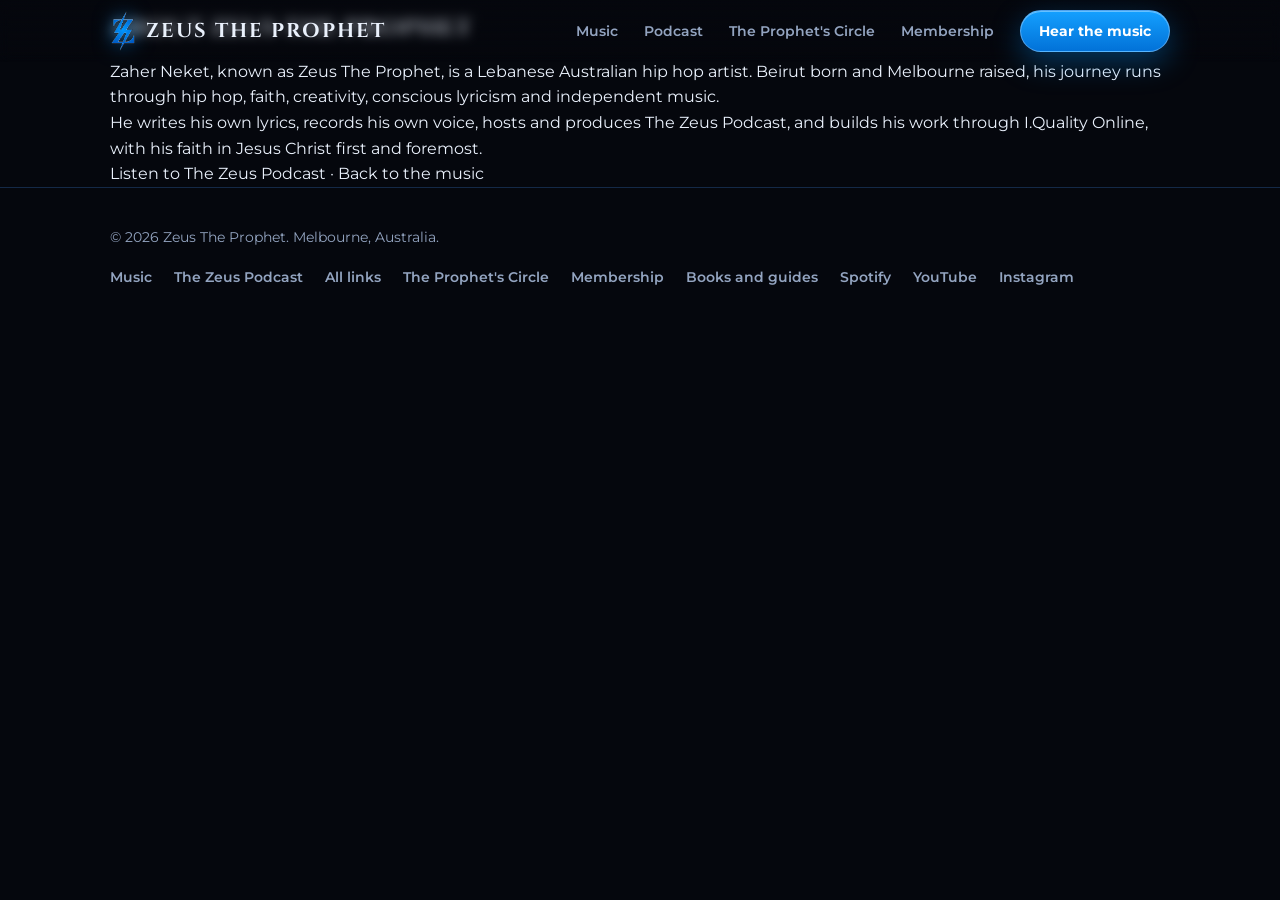
<file: about.html>
<!doctype html>
<!-- Optimized 22 Nov 2026: deferred 3D hero, descriptive alt text, OG and Twitter images, skip link. Content, wording, track order and links unchanged. -->
<html lang="en-AU">
<head>
<meta charset="utf-8">
<meta name="viewport" content="width=device-width,initial-scale=1,viewport-fit=cover">
<title>About Zeus The Prophet | Lebanese Australian Hip Hop Artist</title>
<meta name="description" content="Discover the story of Zaher Neket, known as Zeus The Prophet, and his journey through hip hop, faith, creativity, conscious lyricism and independent music.">
<meta name="author" content="Zaher Neket">
<link rel="canonical" href="https://zeustheprophet.com/about">
<link rel="alternate" hreflang="en-AU" href="https://zeustheprophet.com/about">
<link rel="manifest" href="manifest.json">
<link rel="apple-touch-icon" href="assets/apple-touch-icon.png">
<meta name="theme-color" content="#05070d">
<meta property="og:type" content="website">
<meta property="og:site_name" content="Zeus The Prophet">
<meta property="og:locale" content="en_AU">
<meta property="og:title" content="About Zeus The Prophet | Lebanese Australian Hip Hop Artist">
<meta property="og:description" content="Discover the story of Zaher Neket, known as Zeus The Prophet, and his journey through hip hop, faith, creativity, conscious lyricism and independent music.">
<meta property="og:url" content="https://zeustheprophet.com/about">
<meta name="twitter:card" content="summary_large_image">
<meta name="robots" content="index, follow">
<meta property="og:image" content="https://zeustheprophet.com/assets/og-zeus.jpg">
<meta property="og:image:width" content="1200">
<meta property="og:image:height" content="630">
<meta property="og:image:type" content="image/jpeg">
<meta property="og:image:alt" content="Zeus The Prophet logo, a blue lightning Z, on black">
<meta name="twitter:title" content="About Zeus The Prophet | Lebanese Australian Hip Hop Artist">
<meta name="twitter:description" content="Discover the story of Zaher Neket, known as Zeus The Prophet, and his journey through hip hop, faith, creativity, conscious lyricism and independent music.">
<meta name="twitter:image" content="https://zeustheprophet.com/assets/og-zeus.jpg">
<meta name="twitter:image:alt" content="Zeus The Prophet logo, a blue lightning Z, on black">
<link rel="icon" type="image/png" href="assets/favicon.png">
<link rel="preconnect" href="https://fonts.googleapis.com">
<link rel="preconnect" href="https://fonts.gstatic.com" crossorigin>
<link href="https://fonts.googleapis.com/css2?family=Cinzel:wght@700;900&family=Anton&family=Montserrat:wght@400;500;600;700&display=swap" rel="stylesheet">
<link rel="stylesheet" href="assets/style.css">
<script>document.documentElement.classList.add('js');</script>
<style>.skip-link{position:absolute;left:16px;top:-70px;z-index:100;padding:12px 18px;border-radius:999px;background:#14a0ff;color:#fff;font-weight:700;font-size:16px;text-decoration:none;transition:top .2s ease}.skip-link:focus{top:12px;outline:2px solid #8cc8ff;outline-offset:3px}</style>
<script type="application/ld+json">
{
  "@context": "https://schema.org",
  "@graph": [
    {
      "@type": "Organization",
      "@id": "https://zeustheprophet.com/#organisation",
      "name": "Zeus The Prophet",
      "alternateName": "Zaher Neket",
      "url": "https://zeustheprophet.com/",
      "logo": "https://zeustheprophet.com/assets/logo.webp",
      "sameAs": [
        "https://open.spotify.com/artist/5orsEGpptFpSh7wBzyQkyI",
        "https://music.apple.com/au/artist/zeus-the-prophet/1573601282",
        "https://www.youtube.com/@zeustheprophet",
        "https://www.youtube.com/@thezeuspodcastnetwork",
        "https://www.instagram.com/theofficialzeuspodcast/",
        "https://www.instagram.com/theprophetscircle/",
        "https://iqualityonline.com/"
      ]
    },
    {
      "@type": "WebSite",
      "@id": "https://zeustheprophet.com/#website",
      "url": "https://zeustheprophet.com/",
      "name": "Zeus The Prophet",
      "inLanguage": "en-AU",
      "publisher": { "@id": "https://zeustheprophet.com/#organisation" }
    },
    {
      "@type": "Person",
      "@id": "https://zeustheprophet.com/#zaher",
      "name": "Zaher Neket",
      "alternateName": "Zeus The Prophet",
      "jobTitle": "Hip hop artist, author and podcast host",
      "url": "https://zeustheprophet.com/",
      "image": "https://zeustheprophet.com/assets/og-image.jpg",
      "sameAs": [
        "https://open.spotify.com/artist/5orsEGpptFpSh7wBzyQkyI",
        "https://music.apple.com/au/artist/zeus-the-prophet/1573601282",
        "https://www.youtube.com/@zeustheprophet",
        "https://www.instagram.com/theofficialzeuspodcast/",
        "https://www.instagram.com/theprophetscircle/",
        "https://www.youtube.com/@thezeuspodcastnetwork"
      ]
    },
    {
      "@type": "PodcastSeries",
      "@id": "https://zeustheprophet.com/podcast#podcast",
      "name": "The Zeus Podcast",
      "description": "Real conversations with artists, thinkers and entrepreneurs, hosted by Zeus The Prophet in Melbourne. 31 episodes and counting, long form, from the heart, out of Melbourne.",
      "url": "https://zeustheprophet.com/about",
      "inLanguage": "en-AU",
      "author": { "@id": "https://zeustheprophet.com/#zaher" },
      "image": "https://zeustheprophet.com/assets/og-zeus.jpg",
      "sameAs": [
        "https://open.spotify.com/show/2GhCPrS6n4L3o1JjZVriK3",
        "https://podcasts.apple.com/au/podcast/the-zeus-podcast/id1870829275",
        "https://www.youtube.com/@thezeuspodcastnetwork"
      ]
    }
  ]
}
</script>
</head>
<body>
<a class="skip-link" href="#top">Skip to main content</a>
<header class="nav">
  <div class="wrap">
    <a class="brand" href="index.html" aria-label="Zeus The Prophet home"><div class="mark" aria-hidden="true"></div><span>Zeus The Prophet</span></a>
    <nav class="nav-links" aria-label="Main">
      <a href="index.html#music">Music</a>
      <a href="/podcast">Podcast</a>
      <a href="https://www.instagram.com/theprophetscircle/" target="_blank" rel="noopener">The Prophet's Circle</a>
      <a href="index.html#membership">Membership</a>
      <a class="btn" href="index.html#music"><span class="lg">Hear the music</span><span class="sm">Music</span></a>
    </nav>
    <button class="menu-btn" type="button" aria-label="Open menu" aria-expanded="false" aria-controls="mnav"><span></span><span></span><span></span></button>
  </div>
  <div class="mnav" id="mnav" hidden>
    <div class="wrap">
      <a href="index.html#music">Music</a>
      <a href="/podcast">The Zeus Podcast</a>
      <a href="links.html">All links</a>
      <a href="https://www.instagram.com/theprophetscircle/" target="_blank" rel="noopener">The Prophet's Circle</a>
      <a href="index.html#membership">Membership</a>
    </div>
  </div>
</header>
<main id="main">
<section class="section"><div class="wrap">
<h1>About Zeus The Prophet</h1>
<p>Zaher Neket, known as Zeus The Prophet, is a Lebanese Australian hip hop artist. Beirut born and Melbourne raised, his journey runs through hip hop, faith, creativity, conscious lyricism and independent music.</p>
<p>He writes his own lyrics, records his own voice, hosts and produces The Zeus Podcast, and builds his work through I.Quality Online, with his faith in Jesus Christ first and foremost.</p>
<p><a href="/podcast">Listen to The Zeus Podcast</a> &middot; <a href="/">Back to the music</a></p>
</div></section>
</main>
<footer>
  <div class="wrap">
    <div>&copy; 2026 Zeus The Prophet. Melbourne, Australia.</div>
    <div class="fl">
      <a href="index.html#music">Music</a>
      <a href="/podcast">The Zeus Podcast</a>
      <a href="links.html">All links</a>
      <a href="https://www.instagram.com/theprophetscircle/" target="_blank" rel="noopener">The Prophet's Circle</a>
      <a href="index.html#membership">Membership</a>
      <a href="https://iqualityonline.com/" target="_blank" rel="noopener">Books and guides</a>
      <a href="https://open.spotify.com/artist/5orsEGpptFpSh7wBzyQkyI" target="_blank" rel="noopener">Spotify</a>
      <a href="https://www.youtube.com/@thezeuspodcastnetwork" target="_blank" rel="noopener">YouTube</a>
      <a href="https://www.instagram.com/theofficialzeuspodcast/" target="_blank" rel="noopener">Instagram</a>
    </div>
  </div>
</footer>
<script>
(function(){
  var live = /(^|\.)zeustheprophet\.com$|\.pages\.dev$/.test(location.hostname);
  function load(f){
    var i = document.createElement('iframe');
    i.src = f.getAttribute('data-src');
    i.title = f.getAttribute('data-title');
    if (f.getAttribute('data-h')) i.height = f.getAttribute('data-h');
    i.setAttribute('allow','accelerometer; autoplay; clipboard-write; encrypted-media; fullscreen; gyroscope; picture-in-picture; web-share');
    i.setAttribute('referrerpolicy','strict-origin-when-cross-origin');
    i.setAttribute('allowfullscreen','');
    i.loading = 'lazy';
    f.replaceWith(i);
  }
  document.querySelectorAll('.fac').forEach(function(f){
    if (live) { load(f); return; }
    f.querySelector('.fac-btn').addEventListener('click', function(){ load(f); });
  });
})();
</script>
<script>
(function(){
  var b=document.querySelector('.menu-btn'), m=document.getElementById('mnav'); if(!b||!m) return;
  function set(open){ m.hidden=!open; b.setAttribute('aria-expanded', open?'true':'false'); b.setAttribute('aria-label', open?'Close menu':'Open menu'); b.classList.toggle('open', open); }
  b.addEventListener('click', function(){ set(m.hidden); });
  m.addEventListener('click', function(e){ if(e.target.closest('a')) set(false); });
  document.addEventListener('keydown', function(e){ if(e.key==='Escape') set(false); });
  window.addEventListener('resize', function(){ if(window.innerWidth>1000) set(false); });
})();
</script>
<script>
/* Unforgettable upgrade: reveal on scroll. This page had .reveal blocks
   but no observer, so they stayed dimmed. Elements fade and rise slightly
   as they enter view. Disabled under reduced motion, and everything is
   shown straight away if IntersectionObserver is unavailable. */
(function(){
  var els=document.querySelectorAll('.reveal');
  if(!els.length) return;
  function show(el){ el.classList.add('in'); }
  var reduced=window.matchMedia&&matchMedia('(prefers-reduced-motion: reduce)').matches;
  if(reduced||!('IntersectionObserver' in window)){ els.forEach(show); return; }
  var io=new IntersectionObserver(function(es){
    es.forEach(function(e){ if(e.isIntersecting){ show(e.target); io.unobserve(e.target); } });
  }, {threshold:.12, rootMargin:'0px 0px 8% 0px'});
  els.forEach(function(el){ io.observe(el); });
})();
</script>
</body>
</html>
</file>
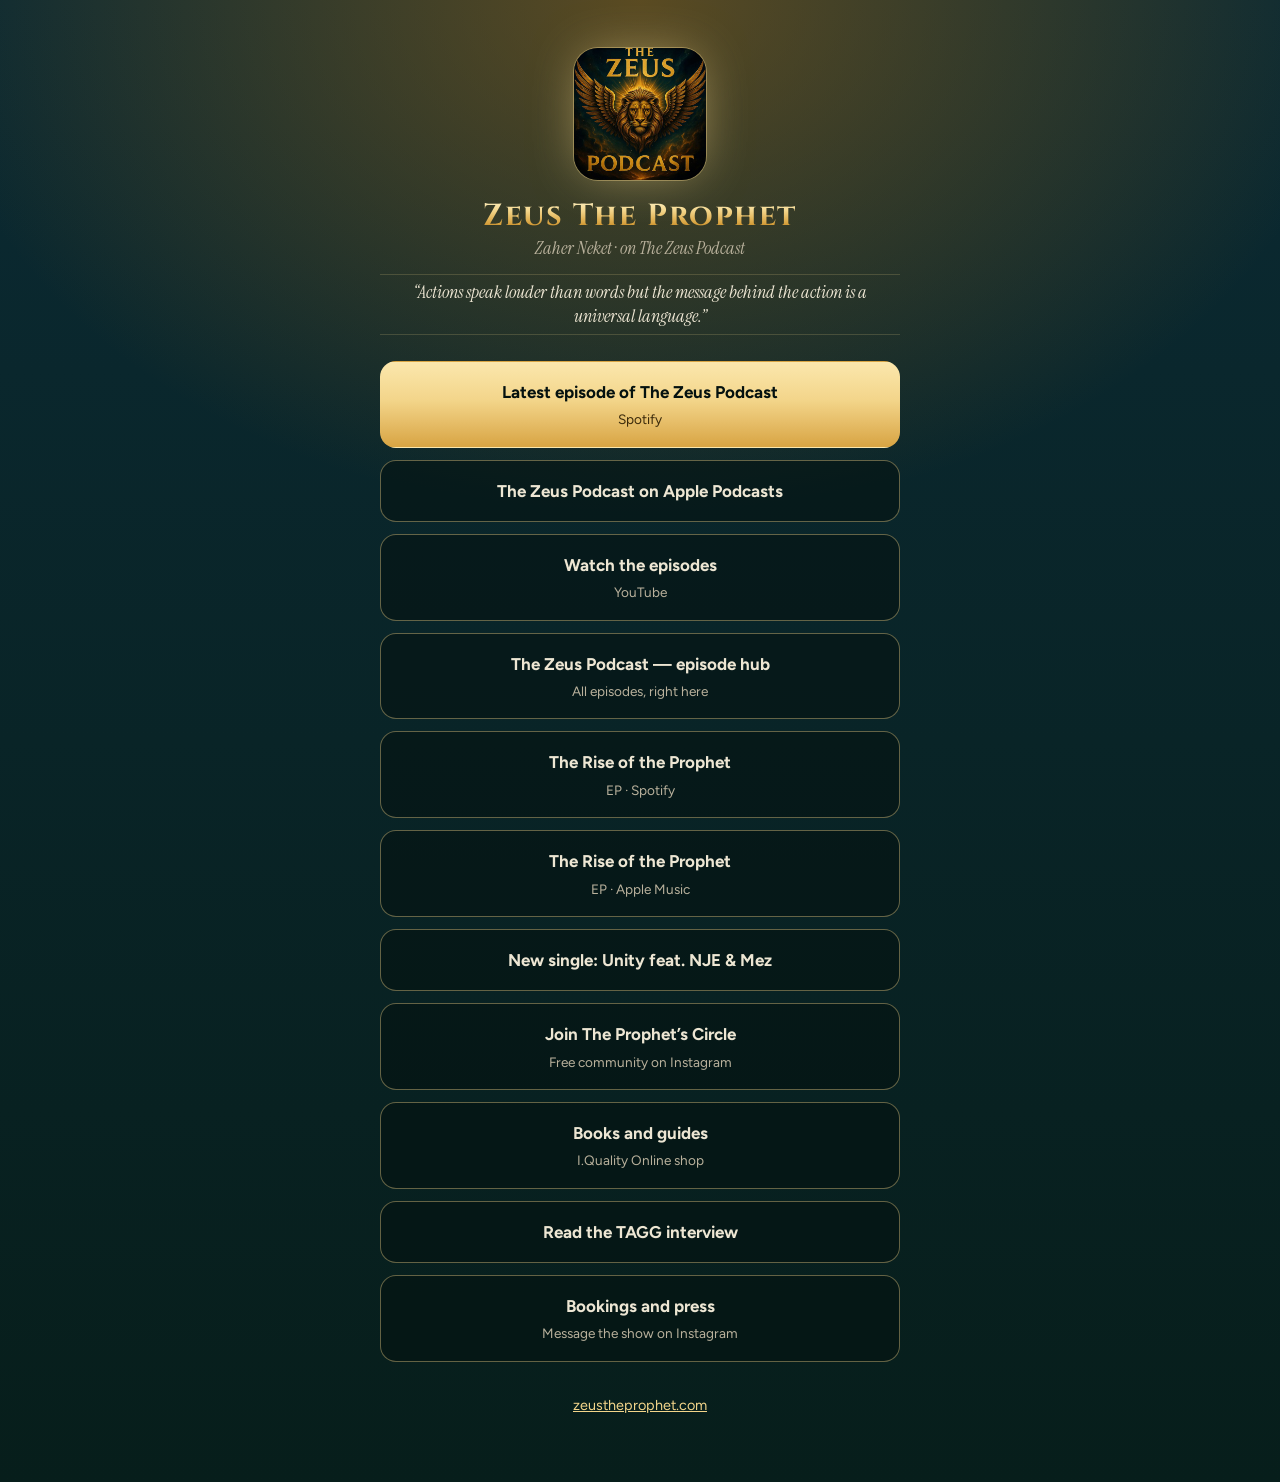
<file: links.html>
<!DOCTYPE html>
<!-- Optimized 22 Nov 2026: deferred 3D hero, descriptive alt text, OG and Twitter images, skip link. Content, wording, track order and links unchanged. -->
<html lang="en-AU">
<head>
  <meta charset="utf-8">
  <meta name="viewport" content="width=device-width, initial-scale=1">
  <title>Zeus The Prophet | All Links — Podcast, Music &amp; Books</title>
  <meta name="description" content="All of Zeus The Prophet's links in one place: The Zeus Podcast, The Rise of the Prophet EP, Unity, The Prophet's Circle and books at I.Quality Online.">
  <meta name="author" content="Zaher Neket">
  <link rel="canonical" href="https://zeustheprophet.com/links.html">
  <link rel="alternate" hreflang="en-AU" href="https://zeustheprophet.com/links.html">
  <link rel="manifest" href="manifest.json">
  <meta name="theme-color" content="#071E1B">
  <meta name="robots" content="index, follow">
<meta property="og:type" content="website">
<meta property="og:site_name" content="Zeus The Prophet">
<meta property="og:locale" content="en_AU">
<meta property="og:title" content="Zeus The Prophet | All Links — Podcast, Music &amp; Books">
<meta property="og:description" content="All of Zeus The Prophet's links in one place: The Zeus Podcast, The Rise of the Prophet EP, Unity, The Prophet's Circle and books at I.Quality Online.">
<meta property="og:url" content="https://zeustheprophet.com/links.html">
<meta property="og:image" content="https://zeustheprophet.com/assets/og-zeus.jpg">
<meta property="og:image:width" content="1200">
<meta property="og:image:height" content="630">
<meta property="og:image:type" content="image/jpeg">
<meta property="og:image:alt" content="Zeus The Prophet logo, a blue lightning Z, on black">
<meta name="twitter:card" content="summary_large_image">
<meta name="twitter:title" content="Zeus The Prophet | All Links — Podcast, Music &amp; Books">
<meta name="twitter:description" content="All of Zeus The Prophet's links in one place: The Zeus Podcast, The Rise of the Prophet EP, Unity, The Prophet's Circle and books at I.Quality Online.">
<meta name="twitter:image" content="https://zeustheprophet.com/assets/og-zeus.jpg">
<meta name="twitter:image:alt" content="Zeus The Prophet logo, a blue lightning Z, on black">
<script type="application/ld+json">
{
  "@context": "https://schema.org",
  "@graph": [
    {
      "@type": "Organization",
      "@id": "https://zeustheprophet.com/#organisation",
      "name": "Zeus The Prophet",
      "alternateName": "Zaher Neket",
      "url": "https://zeustheprophet.com/",
      "logo": "https://zeustheprophet.com/assets/logo.webp",
      "sameAs": [
        "https://open.spotify.com/artist/5orsEGpptFpSh7wBzyQkyI",
        "https://music.apple.com/au/artist/zeus-the-prophet/1573601282",
        "https://www.youtube.com/@zeustheprophet",
        "https://www.youtube.com/@thezeuspodcastnetwork",
        "https://www.instagram.com/theofficialzeuspodcast/",
        "https://www.instagram.com/theprophetscircle/",
        "https://iqualityonline.com/"
      ]
    },
    {
      "@type": "WebSite",
      "@id": "https://zeustheprophet.com/#website",
      "url": "https://zeustheprophet.com/",
      "name": "Zeus The Prophet",
      "inLanguage": "en-AU",
      "publisher": { "@id": "https://zeustheprophet.com/#organisation" }
    },
    {
      "@type": "Person",
      "@id": "https://zeustheprophet.com/#zaher",
      "name": "Zaher Neket",
      "alternateName": "Zeus The Prophet",
      "jobTitle": "Hip hop artist, author and podcast host",
      "url": "https://zeustheprophet.com/",
      "image": "https://zeustheprophet.com/assets/og-image.jpg",
      "sameAs": [
        "https://open.spotify.com/artist/5orsEGpptFpSh7wBzyQkyI",
        "https://music.apple.com/au/artist/zeus-the-prophet/1573601282",
        "https://www.youtube.com/@zeustheprophet",
        "https://www.instagram.com/theofficialzeuspodcast/",
        "https://www.instagram.com/theprophetscircle/",
        "https://www.youtube.com/@thezeuspodcastnetwork"
      ]
    },
    {
      "@type": "WebPage",
      "@id": "https://zeustheprophet.com/links.html#webpage",
      "url": "https://zeustheprophet.com/links.html",
      "name": "Zeus The Prophet | All Links — Podcast, Music & Books",
      "description": "All of Zeus The Prophet's links in one place: The Zeus Podcast, The Rise of the Prophet EP, Unity, The Prophet's Circle and books at I.Quality Online.",
      "inLanguage": "en-AU",
      "isPartOf": { "@id": "https://zeustheprophet.com/#website" },
      "about": { "@id": "https://zeustheprophet.com/#zaher" }
    }
  ]
}
</script>
  <link rel="icon" href="assets/favicon.png" type="image/png" sizes="192x192">
  <link rel="apple-touch-icon" href="assets/favicon.png">
  <link rel="stylesheet" href="styles.css">
  <script>document.documentElement.classList.add('js');</script>
  <style>
    .skip-link{position:absolute;left:16px;top:-70px;z-index:100;padding:12px 18px;border-radius:999px;background:#f3d58a;color:#071e1b;font-weight:700;font-size:16px;text-decoration:none}
    .skip-link:focus{top:12px}
    body { min-height: 100vh; background: radial-gradient(ellipse 80% 50% at 50% 0%, rgba(169,107,18,.5), transparent 70%), linear-gradient(180deg, var(--teal), var(--night)); }
    .hub { width: min(520px, 100% - 2rem); margin: 0 auto; padding: 3rem 0 4rem; text-align: center; }
    .hub img { width: 132px; margin: 0 auto 1.2rem; border-radius: 24px; box-shadow: 0 0 0 1px rgba(243,213,138,.4), 0 0 50px -10px rgba(243,213,138,.6); }
    .hub h1 { font: 700 1.9rem/1.1 var(--display); letter-spacing: .05em; margin: 0 0 .3rem; }
    .hub .who { font: italic 1.15rem/1.3 var(--serif); color: var(--muted); margin: 0 0 .4rem; }
    .hub .motto { display: inline-block; font-size: 1.15rem; margin: .4rem 0 1.6rem; }
    .hub ul { list-style: none; padding: 0; margin: 0; display: grid; gap: .75rem; }
    .hub a.item { display: block; padding: 1rem 1.2rem; border-radius: 16px; border: 1px solid rgba(243,213,138,.4); background: rgba(4,17,15,.55); color: var(--text); text-decoration: none; font-weight: 700; transition: transform .2s, background .2s; }
    .hub a.item:hover { transform: translateY(-2px); background: rgba(243,213,138,.1); }
    .hub a.item small { display: block; font-weight: 400; color: var(--muted); font-size: .85rem; margin-top: .15rem; }
    .hub a.primary { background: linear-gradient(180deg, #fbe7ad, var(--sun) 45%, #d8a443); color: var(--ink); border-color: transparent; }
    .hub a.primary small { color: #3b2a0b; }
    .hub .back { display: inline-block; margin-top: 2rem; font-size: .9rem; }
    @media (prefers-reduced-motion: reduce) { .js .reveal { transition: none; } }
  </style>
</head>
<body>
  <a class="skip-link" href="#main">Skip to main content</a>
  <main class="hub" id="main">
    <img class="reveal" src="assets/zeus-podcast-512.jpg" width="512" height="512" alt="The Zeus Podcast logo, a golden winged lion head with the words The Zeus Podcast in gold lettering on a dark cloudy sky" fetchpriority="high">
    <h1 class="gold-text reveal">Zeus The Prophet</h1>
    <h2 class="visually-hidden">All links for Zeus The Prophet</h2>
    <p class="who reveal">Zaher Neket · on The Zeus Podcast</p>
    <p class="motto reveal">“Actions speak louder than words but the message behind the action is a universal language.”</p>
    <ul>
      <li class="reveal"><a class="item primary" href="https://open.spotify.com/show/2GhCPrS6n4L3o1JjZVriK3" rel="noopener noreferrer">Latest episode of The Zeus Podcast<small>Spotify</small></a></li>
      <li class="reveal"><a class="item" href="https://podcasts.apple.com/au/podcast/the-zeus-podcast/id1870829275" rel="noopener noreferrer">The Zeus Podcast on Apple Podcasts</a></li>
      <li class="reveal"><a class="item" href="https://www.youtube.com/@TheZeusPodcastNetwork" rel="noopener noreferrer">Watch the episodes<small>YouTube</small></a></li>
      <li class="reveal"><a class="item" href="/podcast">The Zeus Podcast — episode hub<small>All episodes, right here</small></a></li>
      <li class="reveal"><a class="item" href="https://open.spotify.com/album/1mZxUo0ZcYoWHd3pQpCNiK" rel="noopener noreferrer">The Rise of the Prophet<small>EP · Spotify</small></a></li>
      <li class="reveal"><a class="item" href="https://music.apple.com/au/album/the-rise-of-the-prophet/1889266745" rel="noopener noreferrer">The Rise of the Prophet<small>EP · Apple Music</small></a></li>
      <li class="reveal"><a class="item" href="https://open.spotify.com/track/1Qcfpe9oQYCFHhVAMa1RMJ" rel="noopener noreferrer">New single: Unity feat. NJE &amp; Mez</a></li>
      <li class="reveal"><a class="item" href="index.html#circle">Join The Prophet’s Circle<small>Free community on Instagram</small></a></li>
      <li class="reveal"><a class="item" href="https://iqualityonline.com/" rel="noopener noreferrer">Books and guides<small>I.Quality Online shop</small></a></li>
      <li class="reveal"><a class="item" href="https://tagg.com.au/zeus-the-prophet/" rel="noopener noreferrer">Read the TAGG interview</a></li>
      <li class="reveal"><a class="item" href="https://ig.me/m/theofficialzeuspodcast" rel="noopener noreferrer">Bookings and press<small>Message the show on Instagram</small></a></li>
    </ul>
    <a class="back reveal" href="index.html">zeustheprophet.com</a>
  </main>
  <script>
  /* Unforgettable upgrade: reveal on scroll for the link list. Fades and
     rises slightly, staggered a touch per item. Disabled under reduced
     motion, and everything shows at once if IntersectionObserver is
     unavailable. */
  (function(){
    var els=document.querySelectorAll('.reveal');
    if(!els.length) return;
    function show(el){ el.classList.add('is-in'); }
    var reduced=window.matchMedia&&matchMedia('(prefers-reduced-motion: reduce)').matches;
    if(reduced||!('IntersectionObserver' in window)){ els.forEach(show); return; }
    var io=new IntersectionObserver(function(es){
      es.forEach(function(e){ if(e.isIntersecting){ show(e.target); io.unobserve(e.target); } });
    }, {threshold:.1, rootMargin:'0px 0px 6% 0px'});
    els.forEach(function(el, i){ el.style.transitionDelay=Math.min(i*55, 330)+'ms'; io.observe(el); });
  })();
  </script>
</body>
</html>
</file>
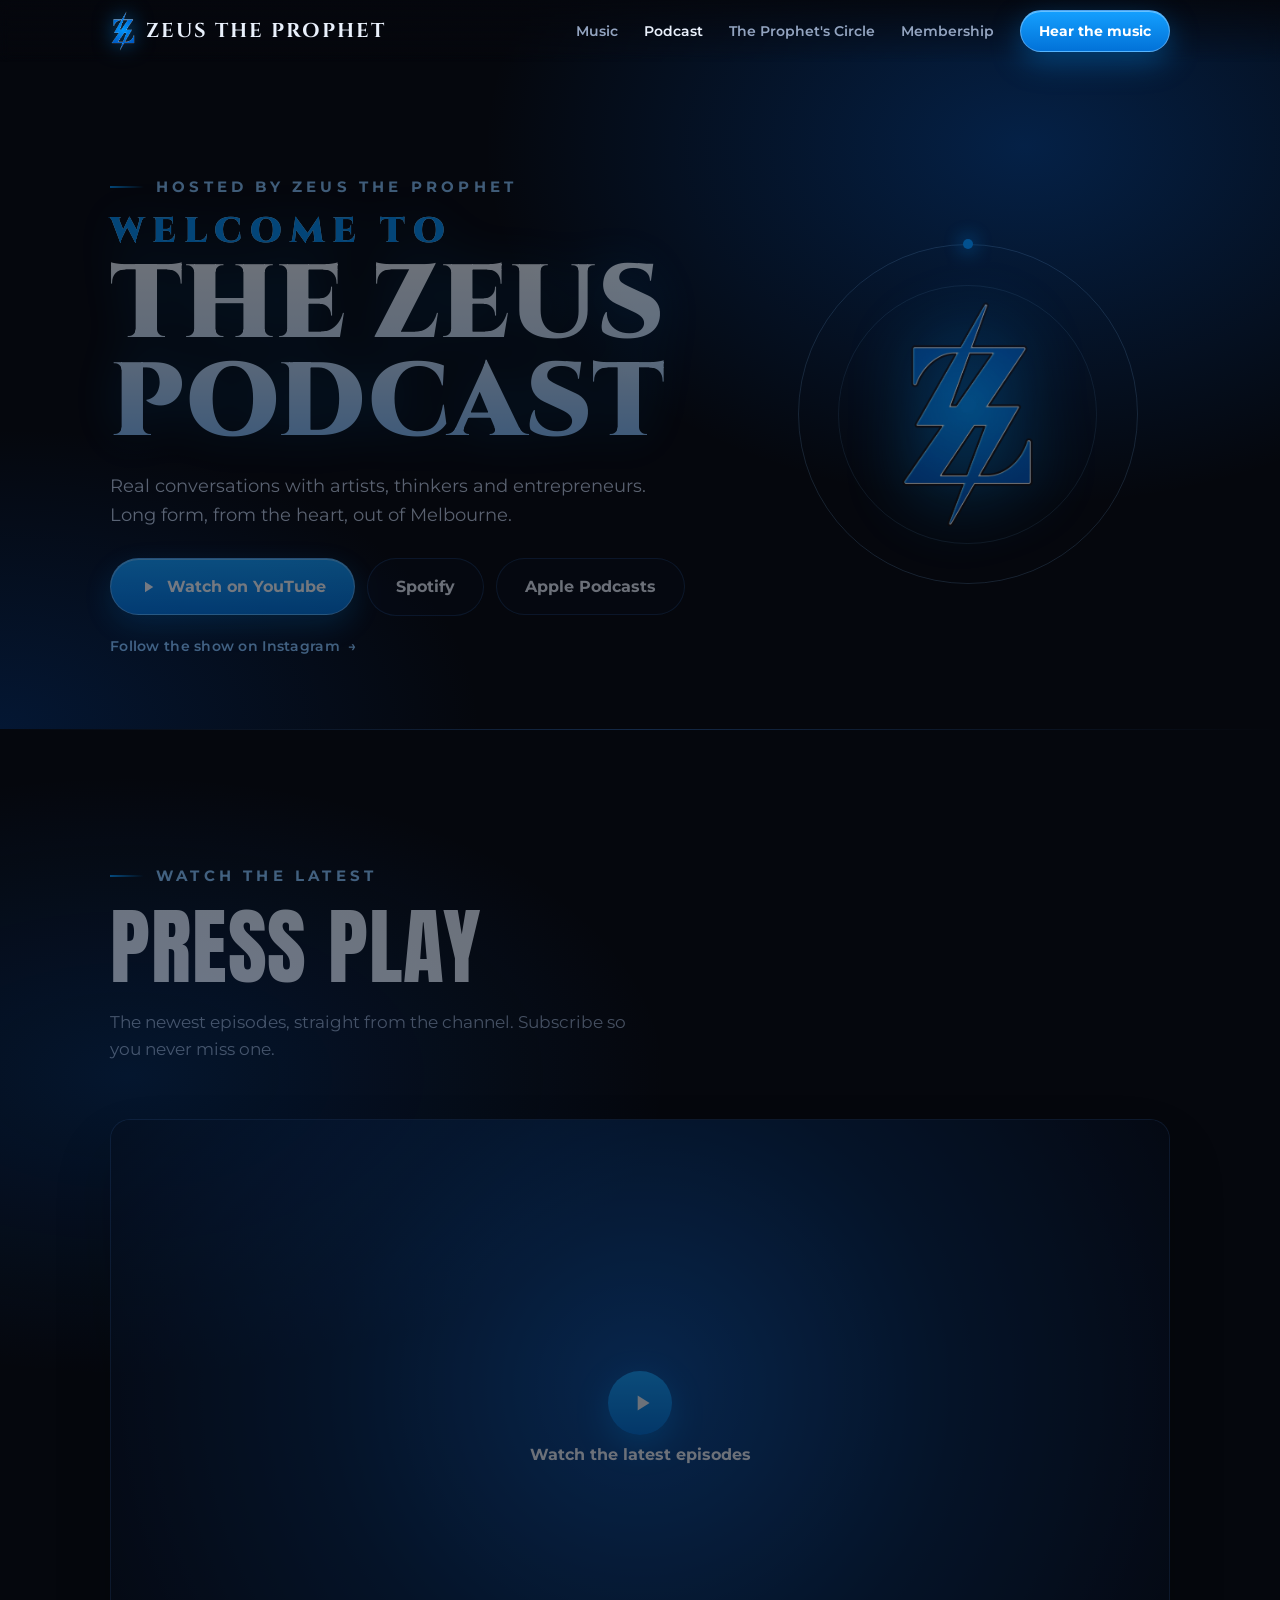
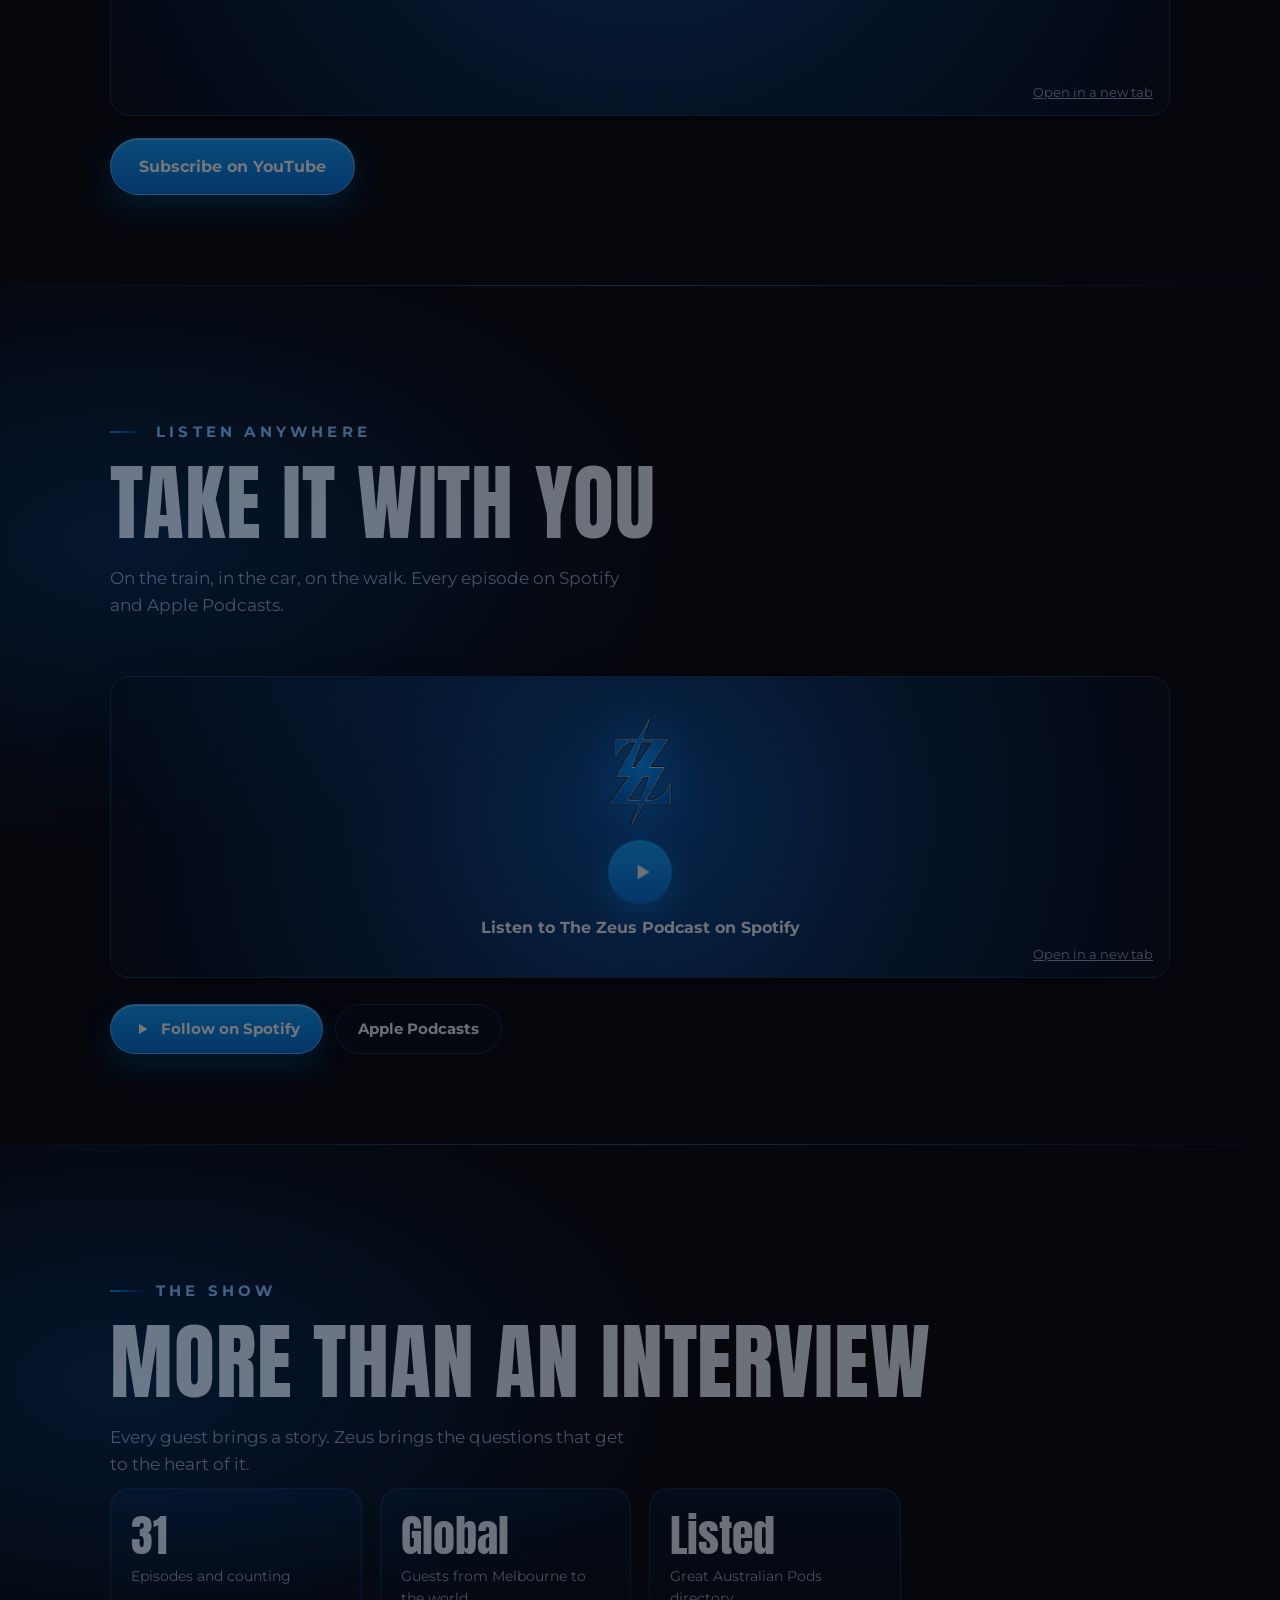
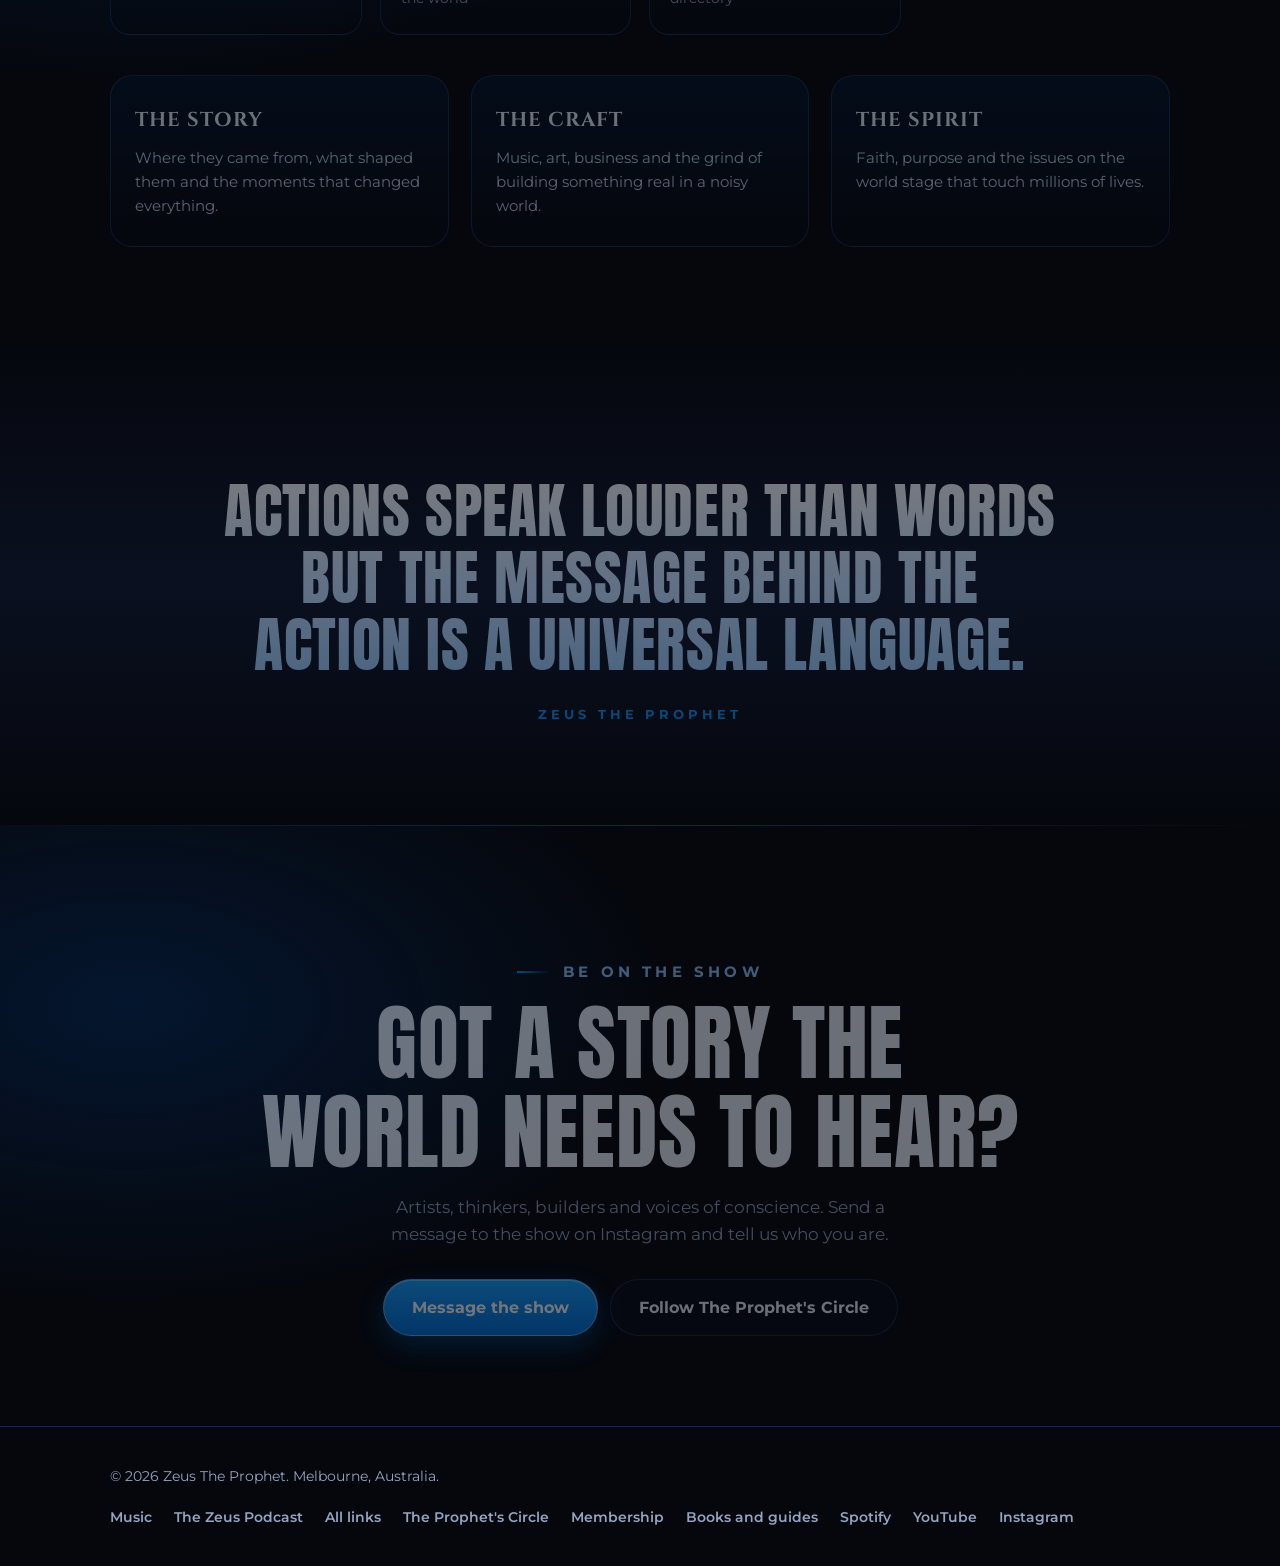
<file: podcast.html>
<!doctype html>
<!-- Optimized 22 Nov 2026: deferred 3D hero, descriptive alt text, OG and Twitter images, skip link. Content, wording, track order and links unchanged. -->
<html lang="en-AU">
<head>
<meta charset="utf-8">
<meta name="viewport" content="width=device-width,initial-scale=1,viewport-fit=cover">
<title>The Zeus Podcast | Real Conversations with Zeus The Prophet</title>
<meta name="description" content="Explore real conversations with artists, thinkers and entrepreneurs on The Zeus Podcast, hosted by Zeus The Prophet in Melbourne. 31 episodes and counting.">
<meta name="author" content="Zaher Neket">
<link rel="canonical" href="https://zeustheprophet.com/podcast">
<link rel="alternate" hreflang="en-AU" href="https://zeustheprophet.com/podcast">
<link rel="manifest" href="manifest.json">
<link rel="apple-touch-icon" href="assets/apple-touch-icon.png">
<meta name="theme-color" content="#05070d">
<meta property="og:type" content="website">
<meta property="og:site_name" content="Zeus The Prophet">
<meta property="og:locale" content="en_AU">
<meta property="og:title" content="The Zeus Podcast | Real Conversations with Zeus The Prophet">
<meta property="og:description" content="Explore real conversations with artists, thinkers and entrepreneurs on The Zeus Podcast, hosted by Zeus The Prophet in Melbourne. 31 episodes and counting.">
<meta property="og:url" content="https://zeustheprophet.com/podcast">
<meta name="twitter:card" content="summary_large_image">
<meta name="robots" content="index, follow">
<meta property="og:image" content="https://zeustheprophet.com/assets/zeus-podcast-1024.jpg">
<meta property="og:image:width" content="1024">
<meta property="og:image:height" content="1024">
<meta property="og:image:type" content="image/jpeg">
<meta property="og:image:alt" content="Golden winged lion head with the words The Zeus Podcast in gold lettering on a dark cloudy sky">
<meta name="twitter:title" content="The Zeus Podcast | Real Conversations with Zeus The Prophet">
<meta name="twitter:description" content="Explore real conversations with artists, thinkers and entrepreneurs on The Zeus Podcast, hosted by Zeus The Prophet in Melbourne. 31 episodes and counting.">
<meta name="twitter:image" content="https://zeustheprophet.com/assets/zeus-podcast-1024.jpg">
<meta name="twitter:image:alt" content="Golden winged lion head with the words The Zeus Podcast in gold lettering on a dark cloudy sky">
<link rel="icon" type="image/png" href="assets/favicon.png">
<link rel="preconnect" href="https://fonts.googleapis.com">
<link rel="preconnect" href="https://fonts.gstatic.com" crossorigin>
<link href="https://fonts.googleapis.com/css2?family=Cinzel:wght@700;900&family=Anton&family=Montserrat:wght@400;500;600;700&display=swap" rel="stylesheet">
<link rel="stylesheet" href="assets/style.css">
<script>document.documentElement.classList.add('js');</script>
<style>.skip-link{position:absolute;left:16px;top:-70px;z-index:100;padding:12px 18px;border-radius:999px;background:#14a0ff;color:#fff;font-weight:700;font-size:16px;text-decoration:none;transition:top .2s ease}.skip-link:focus{top:12px;outline:2px solid #8cc8ff;outline-offset:3px}</style>
<script type="application/ld+json">
{
  "@context": "https://schema.org",
  "@graph": [
    {
      "@type": "Organization",
      "@id": "https://zeustheprophet.com/#organisation",
      "name": "Zeus The Prophet",
      "alternateName": "Zaher Neket",
      "url": "https://zeustheprophet.com/",
      "logo": "https://zeustheprophet.com/assets/logo.webp",
      "sameAs": [
        "https://open.spotify.com/artist/5orsEGpptFpSh7wBzyQkyI",
        "https://music.apple.com/au/artist/zeus-the-prophet/1573601282",
        "https://www.youtube.com/@zeustheprophet",
        "https://www.youtube.com/@thezeuspodcastnetwork",
        "https://www.instagram.com/theofficialzeuspodcast/",
        "https://www.instagram.com/theprophetscircle/",
        "https://iqualityonline.com/"
      ]
    },
    {
      "@type": "WebSite",
      "@id": "https://zeustheprophet.com/#website",
      "url": "https://zeustheprophet.com/",
      "name": "Zeus The Prophet",
      "inLanguage": "en-AU",
      "publisher": { "@id": "https://zeustheprophet.com/#organisation" }
    },
    {
      "@type": "Person",
      "@id": "https://zeustheprophet.com/#zaher",
      "name": "Zaher Neket",
      "alternateName": "Zeus The Prophet",
      "jobTitle": "Hip hop artist, author and podcast host",
      "url": "https://zeustheprophet.com/",
      "image": "https://zeustheprophet.com/assets/og-image.jpg",
      "sameAs": [
        "https://open.spotify.com/artist/5orsEGpptFpSh7wBzyQkyI",
        "https://music.apple.com/au/artist/zeus-the-prophet/1573601282",
        "https://www.youtube.com/@zeustheprophet",
        "https://www.instagram.com/theofficialzeuspodcast/",
        "https://www.instagram.com/theprophetscircle/",
        "https://www.youtube.com/@thezeuspodcastnetwork"
      ]
    },
    {
      "@type": "PodcastSeries",
      "@id": "https://zeustheprophet.com/podcast#podcast",
      "name": "The Zeus Podcast",
      "description": "Real conversations with artists, thinkers and entrepreneurs, hosted by Zeus The Prophet in Melbourne. 31 episodes and counting, long form, from the heart, out of Melbourne.",
      "url": "https://zeustheprophet.com/podcast",
      "inLanguage": "en-AU",
      "author": { "@id": "https://zeustheprophet.com/#zaher" },
      "image": "https://zeustheprophet.com/assets/zeus-podcast-1024.jpg",
      "sameAs": [
        "https://open.spotify.com/show/2GhCPrS6n4L3o1JjZVriK3",
        "https://podcasts.apple.com/au/podcast/the-zeus-podcast/id1870829275",
        "https://www.youtube.com/@thezeuspodcastnetwork"
      ]
    }
  ]
}
</script>
</head>
<body>
<a class="skip-link" href="#top">Skip to main content</a>
<header class="nav">
  <div class="wrap">
    <a class="brand" href="index.html" aria-label="Zeus The Prophet home"><div class="mark" aria-hidden="true"></div><span>Zeus The Prophet</span></a>
    <nav class="nav-links" aria-label="Main">
      <a href="index.html#music">Music</a>
      <a href="/podcast" aria-current="page">Podcast</a>
      <a href="https://www.instagram.com/theprophetscircle/" target="_blank" rel="noopener">The Prophet's Circle</a>
      <a href="index.html#membership">Membership</a>
      <a class="btn" href="index.html#music"><span class="lg">Hear the music</span><span class="sm">Music</span></a>
    </nav>
    <button class="menu-btn" type="button" aria-label="Open menu" aria-expanded="false" aria-controls="mnav"><span></span><span></span><span></span></button>
  </div>
  <div class="mnav" id="mnav" hidden>
    <div class="wrap">
      <a href="index.html#music">Music</a>
      <a href="/podcast">The Zeus Podcast</a>
      <a href="links.html">All links</a>
      <a href="https://www.instagram.com/theprophetscircle/" target="_blank" rel="noopener">The Prophet's Circle</a>
      <a href="index.html#membership">Membership</a>
    </div>
  </div>
</header>
<main id="top">
  <section class="pod-hero">
    <div class="wrap grid">
      <div class="reveal">
        <span class="eyebrow">Hosted by Zeus The Prophet</span>
        <h1><small>Welcome to</small>The Zeus Podcast</h1>
        <p class="lede">Real conversations with artists, thinkers and entrepreneurs. Long form, from the heart, out of Melbourne.</p>
        <div class="cta">
          <a class="btn" href="https://www.youtube.com/@thezeuspodcastnetwork" target="_blank" rel="noopener"><svg viewBox="0 0 24 24" fill="currentColor" aria-hidden="true"><path d="M8 5v14l11-7z"/></svg>Watch on YouTube</a>
          <a class="btn ghost" href="https://open.spotify.com/show/2GhCPrS6n4L3o1JjZVriK3" target="_blank" rel="noopener">Spotify</a>
          <a class="btn ghost" href="https://podcasts.apple.com/au/podcast/the-zeus-podcast/id1870829275" target="_blank" rel="noopener">Apple Podcasts</a>
        </div>
        <a class="circle-link" href="https://www.instagram.com/theofficialzeuspodcast/" target="_blank" rel="noopener">Follow the show on Instagram <span aria-hidden="true">&rarr;</span></a>
      </div>
      <div class="badge reveal" aria-hidden="true"><i></i><i></i><b></b><div class="zz"></div></div>
    </div>
  </section>

  <section class="block podcast">
    <div class="wrap">
      <div class="reveal">
        <span class="eyebrow">Watch the latest</span>
        <h2>Press play</h2>
        <p class="sub">The newest episodes, straight from the channel. Subscribe so you never miss one.</p>
      </div>
      <div class="embed video reveal">
        <div class="fac" data-src="https://www.youtube-nocookie.com/embed/videoseries?list=UULFKyusjpjxULfGjAbKQ9htzg" data-title="Latest episodes of The Zeus Podcast">
          <button type="button" class="fac-btn" aria-label="Watch the latest episodes"><span class="fac-z" aria-hidden="true"></span><span class="fac-play" aria-hidden="true"><svg viewBox="0 0 24 24" fill="currentColor" aria-hidden="true"><path d="M8 5v14l11-7z"/></svg></span><span class="fac-t">Watch the latest episodes</span></button>
          <a class="fac-alt" href="https://www.youtube.com/@thezeuspodcastnetwork" target="_blank" rel="noopener">Open in a new tab</a>
        </div>
      </div>
      <div class="cta reveal" style="margin-top:22px">
        <a class="btn" href="https://www.youtube.com/@thezeuspodcastnetwork?sub_confirmation=1" target="_blank" rel="noopener">Subscribe on YouTube</a>
      </div>
    </div>
  </section>

  <section class="block podcast">
    <div class="wrap">
      <div class="reveal">
        <span class="eyebrow">Listen anywhere</span>
        <h2>Take it with you</h2>
        <p class="sub">On the train, in the car, on the walk. Every episode on Spotify and Apple Podcasts.</p>
      </div>
      <div class="embed reveal">
        <div class="fac" data-src="https://open.spotify.com/embed/show/2GhCPrS6n4L3o1JjZVriK3?utm_source=generator&amp;theme=0" data-title="The Zeus Podcast on Spotify" data-h="352">
          <button type="button" class="fac-btn" aria-label="Listen to The Zeus Podcast on Spotify"><span class="fac-z" aria-hidden="true"></span><span class="fac-play" aria-hidden="true"><svg viewBox="0 0 24 24" fill="currentColor" aria-hidden="true"><path d="M8 5v14l11-7z"/></svg></span><span class="fac-t">Listen to The Zeus Podcast on Spotify</span></button>
          <a class="fac-alt" href="https://open.spotify.com/show/2GhCPrS6n4L3o1JjZVriK3" target="_blank" rel="noopener">Open in a new tab</a>
        </div>
      </div>
      <div class="listen reveal">
        <a class="btn" href="https://open.spotify.com/show/2GhCPrS6n4L3o1JjZVriK3" target="_blank" rel="noopener"><svg viewBox="0 0 24 24" fill="currentColor" aria-hidden="true"><path d="M8 5v14l11-7z"/></svg>Follow on Spotify</a>
        <a class="btn ghost" href="https://podcasts.apple.com/au/podcast/the-zeus-podcast/id1870829275" target="_blank" rel="noopener">Apple Podcasts</a>
      </div>
    </div>
  </section>

  <section class="block podcast">
    <div class="wrap">
      <div class="reveal">
        <span class="eyebrow">The show</span>
        <h2>More than an interview</h2>
        <p class="sub">Every guest brings a story. Zeus brings the questions that get to the heart of it.</p>
      </div>
      <div class="stats reveal">
        <div class="stat"><b>31</b><span>Episodes and counting</span></div>
        <div class="stat"><b>Global</b><span>Guests from Melbourne to the world</span></div>
        <div class="stat"><b>Listed</b><span>Great Australian Pods directory</span></div>
      </div>
      <div class="pillars reveal">
        <div class="pillar"><h3>The story</h3><p>Where they came from, what shaped them and the moments that changed everything.</p></div>
        <div class="pillar"><h3>The craft</h3><p>Music, art, business and the grind of building something real in a noisy world.</p></div>
        <div class="pillar"><h3>The spirit</h3><p>Faith, purpose and the issues on the world stage that touch millions of lives.</p></div>
      </div>
    </div>
  </section>

  <section class="quote">
    <div class="wrap reveal">
      <blockquote>Actions speak louder than words but the message behind the action is a universal language.</blockquote>
      <cite>Zeus The Prophet</cite>
    </div>
  </section>

  <section class="block podcast guest">
    <div class="wrap">
      <div class="reveal">
        <span class="eyebrow">Be on the show</span>
        <h2>Got a story the world needs to hear?</h2>
        <p class="sub">Artists, thinkers, builders and voices of conscience. Send a message to the show on Instagram and tell us who you are.</p>
        <div class="cta">
          <a class="btn" href="https://ig.me/m/theofficialzeuspodcast" target="_blank" rel="noopener">Message the show</a>
          <a class="btn ghost" href="https://www.instagram.com/theprophetscircle/">Follow The Prophet's Circle</a>
        </div>
      </div>
    </div>
  </section>
</main>
<footer>
  <div class="wrap">
    <div>&copy; 2026 Zeus The Prophet. Melbourne, Australia.</div>
    <div class="fl">
      <a href="index.html#music">Music</a>
      <a href="/podcast">The Zeus Podcast</a>
      <a href="links.html">All links</a>
      <a href="https://www.instagram.com/theprophetscircle/" target="_blank" rel="noopener">The Prophet's Circle</a>
      <a href="index.html#membership">Membership</a>
      <a href="https://iqualityonline.com/" target="_blank" rel="noopener">Books and guides</a>
      <a href="https://open.spotify.com/artist/5orsEGpptFpSh7wBzyQkyI" target="_blank" rel="noopener">Spotify</a>
      <a href="https://www.youtube.com/@thezeuspodcastnetwork" target="_blank" rel="noopener">YouTube</a>
      <a href="https://www.instagram.com/theofficialzeuspodcast/" target="_blank" rel="noopener">Instagram</a>
    </div>
  </div>
</footer>
<script>
(function(){
  var live = /(^|\.)zeustheprophet\.com$|\.pages\.dev$/.test(location.hostname);
  function load(f){
    var i = document.createElement('iframe');
    i.src = f.getAttribute('data-src');
    i.title = f.getAttribute('data-title');
    if (f.getAttribute('data-h')) i.height = f.getAttribute('data-h');
    i.setAttribute('allow','accelerometer; autoplay; clipboard-write; encrypted-media; fullscreen; gyroscope; picture-in-picture; web-share');
    i.setAttribute('referrerpolicy','strict-origin-when-cross-origin');
    i.setAttribute('allowfullscreen','');
    i.loading = 'lazy';
    f.replaceWith(i);
  }
  document.querySelectorAll('.fac').forEach(function(f){
    if (live) { load(f); return; }
    f.querySelector('.fac-btn').addEventListener('click', function(){ load(f); });
  });
})();
</script>
<script>
(function(){
  var b=document.querySelector('.menu-btn'), m=document.getElementById('mnav'); if(!b||!m) return;
  function set(open){ m.hidden=!open; b.setAttribute('aria-expanded', open?'true':'false'); b.setAttribute('aria-label', open?'Close menu':'Open menu'); b.classList.toggle('open', open); }
  b.addEventListener('click', function(){ set(m.hidden); });
  m.addEventListener('click', function(e){ if(e.target.closest('a')) set(false); });
  document.addEventListener('keydown', function(e){ if(e.key==='Escape') set(false); });
  window.addEventListener('resize', function(){ if(window.innerWidth>1000) set(false); });
})();
</script>
</body>
</html>
</file>
<file: assets/style.css>
:root{
  --ink:#05070d;
  --ink-2:#0a1020;
  --ink-3:#101a30;
  --accent:#0395fc;
  --accent-2:#027ce3;
  --accent-3:#005ec8;
  --ice:#8cc8ff;
  --text:#eaf1fc;
  --muted:#93a4c0;
  --lede:#c4d2ea;
  --line:rgba(70,150,255,.24);
  --on-accent:#fff;
  --btn-top:#14a0ff;
  --btn-bot:#0272d8;
  --rgb-accent:3,149,252;
  --rgb-logo:3,149,252;
  --rgb-deep:3,100,220;
  --rgb-deeper:2,60,140;
  --rgb-soft:140,200,255;
  --rgb-bg:5,7,13;
  --rgb-ghost:10,16,32;
  --rgb-spark:160,210,255;
  --z-grad:linear-gradient(180deg,#fff 0%,#cfe6ff 55%,#7dbdff 100%);
  --q-grad:linear-gradient(180deg,#fff,#9fd0ff);
  --tile-bg:radial-gradient(circle at 50% 42%,#0b4c9a 0%,#06234a 48%,#040a16 100%);
  --display:'Cinzel','Trajan Pro',Georgia,'Times New Roman',serif;
  --hook:'Anton',Impact,'Arial Narrow',sans-serif;
  --body:'Montserrat',system-ui,-apple-system,'Segoe UI',Roboto,sans-serif;
  --logo:url("logo.webp");
  color-scheme:dark;
}
*{box-sizing:border-box;margin:0;padding:0}
html{scroll-behavior:smooth;-webkit-text-size-adjust:100%;background:var(--ink)}
body{background:var(--ink);color:var(--text);font-family:var(--body);line-height:1.6;overflow-x:hidden;-webkit-font-smoothing:antialiased}
a{color:inherit;text-decoration:none}
:focus-visible{outline:2px solid var(--ice);outline-offset:3px;border-radius:6px}
.wrap{width:min(1100px,100%);margin-inline:auto;padding-left:max(20px,env(safe-area-inset-left,0px));padding-right:max(20px,env(safe-area-inset-right,0px))}

/* ---------- nav ---------- */
.nav{position:fixed;inset:0 0 auto 0;z-index:50;padding:calc(10px + env(safe-area-inset-top)) 0 10px;
  background:linear-gradient(180deg,rgba(var(--rgb-bg),.86),rgba(var(--rgb-bg),.0));backdrop-filter:blur(6px);-webkit-backdrop-filter:blur(6px)}
.nav .wrap{display:flex;align-items:center;justify-content:space-between;gap:16px}
.brand{display:flex;align-items:center;gap:10px;white-space:nowrap;font-family:var(--display);font-weight:700;font-size:20px;letter-spacing:.1em;text-transform:uppercase}
.mark{width:26px;height:40px;background:var(--logo) center/contain no-repeat;filter:drop-shadow(0 0 10px rgba(var(--rgb-logo),.55))}
.nav-links{display:flex;align-items:center;gap:26px;font-size:14px;font-weight:600;color:var(--muted)}
.nav-links a:hover{color:var(--text)}
.nav-links .btn{padding:9px 18px;font-size:14px;white-space:nowrap}
@media (max-width:1000px){.nav-links a:not(.btn){display:none}}
.nav-links .btn .sm{display:none}
@media (max-width:360px){.brand span{font-size:13px;letter-spacing:.05em}.brand{gap:6px}.mark{width:22px;height:34px}}
@media (max-width:640px){.nav-links a:not(.btn){display:none}.brand span{font-size:15px;letter-spacing:.07em}.brand{gap:8px}.nav-links .btn{padding:8px 14px;font-size:13px}}
@media (max-width:480px){.nav-links .btn .lg{display:none}.nav-links .btn .sm{display:inline}.hero .btn{padding:13px 18px;font-size:14px}.hero .btn svg{display:none}}

/* ---------- buttons ---------- */
.btn{display:inline-flex;align-items:center;justify-content:center;gap:10px;padding:15px 28px;border-radius:999px;font-weight:700;font-size:16px;
  color:var(--on-accent);border:1px solid rgba(var(--rgb-soft),.55);background:linear-gradient(180deg,var(--btn-top) 0%,var(--btn-bot) 100%);
  box-shadow:0 10px 30px rgba(var(--rgb-accent),.35),inset 0 1px 0 rgba(255,255,255,.35);transition:transform .2s ease,box-shadow .2s ease}
.btn:hover{transform:translateY(-2px);box-shadow:0 14px 40px rgba(var(--rgb-accent),.55),inset 0 1px 0 rgba(255,255,255,.4)}
.btn.ghost{background:rgba(var(--rgb-ghost),.55);color:var(--text);border-color:var(--line);box-shadow:none;backdrop-filter:blur(6px)}
.btn.ghost:hover{border-color:rgba(var(--rgb-soft),.6);box-shadow:0 0 0 4px rgba(var(--rgb-accent),.12)}
.btn svg{width:18px;height:18px;flex:none}
/* Hear the music: pops with a slow glow pulse so it draws the eye */
.btn.hear{animation:hearPop 2.4s ease-in-out infinite}
.btn.hear:hover,.btn.hear:focus-visible{animation:none}
@keyframes hearPop{0%,100%{transform:scale(1);box-shadow:0 10px 30px rgba(var(--rgb-accent),.35),inset 0 1px 0 rgba(255,255,255,.4)}50%{transform:scale(1.05);box-shadow:0 14px 44px rgba(var(--rgb-accent),.65),0 0 0 6px rgba(var(--rgb-accent),.14),inset 0 1px 0 rgba(255,255,255,.4)}}

/* ---------- hero ---------- */
.hero{position:relative;min-height:100vh;min-height:100svh;display:flex;align-items:flex-end;overflow:hidden;
  background:radial-gradient(1200px 700px at 78% 40%,rgba(var(--rgb-deep),.22),transparent 60%),radial-gradient(900px 600px at 10% 100%,rgba(var(--rgb-deeper),.25),transparent 60%),var(--ink)}
#stage{position:absolute;inset:0;z-index:0;touch-action:pan-y}
#stage canvas{display:block;width:100%;height:100%}
.fallback{position:absolute;z-index:0;display:none;right:12%;top:18%;width:min(34vw,320px);aspect-ratio:651/1100;background:var(--logo) center/contain no-repeat;
  filter:drop-shadow(0 0 40px rgba(var(--rgb-logo),.6))}
html.no3d .fallback{display:block}
@media (max-width:820px){.fallback{right:50%;transform:translateX(50%);top:11%;width:38vw}}
.hero-copy{position:relative;z-index:2;padding-block:130px calc(64px + env(safe-area-inset-bottom,0px));pointer-events:none}
.hero-copy .in{max-width:600px;pointer-events:auto}
.eyebrow{display:inline-flex;align-items:center;gap:12px;font-size:15px;font-weight:700;letter-spacing:.28em;text-transform:uppercase;color:var(--ice)}
.eyebrow::before{content:"";width:34px;height:2px;background:linear-gradient(90deg,var(--accent),transparent)}
h1{font-family:var(--display);font-weight:900;line-height:.95;text-transform:uppercase;margin:16px 0 20px}
h1 .z{display:block;font-size:clamp(76px,15vw,168px);letter-spacing:.02em;
  background:var(--z-grad);-webkit-background-clip:text;background-clip:text;color:transparent;
  filter:drop-shadow(0 0 28px rgba(var(--rgb-accent),.35))}
h1 .t{display:block;font-size:clamp(22px,4.4vw,49px);font-weight:700;letter-spacing:.22em;color:var(--accent);margin-top:6px}
.lede{font-size:clamp(15px,1.9vw,18px);color:var(--lede);max-width:480px}
.cta{display:flex;flex-wrap:wrap;gap:12px;margin-top:28px}
.cue{position:absolute;z-index:2;left:50%;bottom:18px;width:2px;height:34px;background:linear-gradient(180deg,var(--accent),transparent);transform:translateX(-50%);opacity:.7}
@media (max-width:820px){.cue{display:none}.hero-copy{padding-top:0;padding-bottom:calc(44px + env(safe-area-inset-bottom,0px))}.hero-copy .in{max-width:100%}}
html.js .hero-copy .in>*{opacity:0;transform:translateY(18px);animation:rise .8s cubic-bezier(.2,.7,.2,1) forwards}
html.js .hero-copy .in>*:nth-child(1){animation-delay:.1s}
html.js .hero-copy .in>*:nth-child(2){animation-delay:.22s}
html.js .hero-copy .in>*:nth-child(3){animation-delay:.36s}
html.js .hero-copy .in>*:nth-child(4){animation-delay:.5s}
html.js .hero-copy .in>*:nth-child(5){animation-delay:.62s}
@keyframes rise{to{opacity:1;transform:none}}

/* ---------- sections ---------- */
section.block{position:relative;padding:110px 0}
.block::before{content:"";position:absolute;left:0;right:0;top:0;height:1px;background:linear-gradient(90deg,transparent,var(--line),transparent)}
h2{font-family:var(--hook);font-weight:400;text-transform:uppercase;line-height:1.06;letter-spacing:.01em;font-size:clamp(44px,7.2vw,84px);margin:14px 0 18px;text-wrap:balance}
h2.name{font-family:var(--display);font-weight:700;line-height:1.12;letter-spacing:.02em;font-size:clamp(34px,5.6vw,64px)}
@media (max-width:420px){h2{font-size:clamp(30px,10.6vw,38px)}}
.sub{color:var(--muted);font-size:17px;max-width:520px}

/* music */
.music{background:radial-gradient(900px 500px at 85% 20%,rgba(var(--rgb-deep),.18),transparent 60%),var(--ink)}
.feature{display:grid;grid-template-columns:1fr 1fr;gap:64px;align-items:center}
.tile-wrap{perspective:1100px}
.tile{position:relative;aspect-ratio:1;border-radius:26px;border:1px solid var(--line);overflow:hidden;
  background:var(--tile-bg);
  transform:rotateY(-12deg) rotateX(6deg);transition:transform .5s cubic-bezier(.2,.7,.2,1);
  box-shadow:0 40px 80px rgba(0,0,0,.55),0 0 80px rgba(var(--rgb-accent),.18)}
.tile:hover{transform:rotateY(0) rotateX(0) translateY(-4px)}
.tile .zz{position:absolute;inset:12% 0 12% 0;background:var(--logo) center/contain no-repeat;filter:drop-shadow(0 0 30px rgba(var(--rgb-logo),.7))}
.tile::after{content:"";position:absolute;inset:0;background:linear-gradient(115deg,transparent 40%,rgba(var(--rgb-spark),.14) 50%,transparent 60%);pointer-events:none}
.ring{position:absolute;inset:8%;border-radius:50%;border:1px solid rgba(var(--rgb-soft),.35)}
.ring.r2{inset:20%;border-color:rgba(var(--rgb-soft),.18)}
.meta{display:flex;gap:10px;flex-wrap:wrap;margin:6px 0 22px}
.chip{font-size:13px;font-weight:700;letter-spacing:.06em;padding:6px 14px;border-radius:999px;border:1px solid var(--line);color:var(--ice);background:rgba(var(--rgb-accent),.08)}
.feature p{color:var(--lede);font-size:17px;max-width:520px}
.soon{margin-top:26px;display:inline-flex;align-items:center;gap:10px;color:var(--muted);font-size:15px}
.soon i{width:8px;height:8px;border-radius:50%;background:var(--accent);box-shadow:0 0 12px var(--accent)}
@media (max-width:820px){.feature{grid-template-columns:1fr;gap:40px}.tile-wrap{max-width:420px;margin-inline:auto;width:100%}section.block{padding:84px 0}}

/* quote */
.quote{padding:120px 0;text-align:center;background:linear-gradient(180deg,var(--ink),var(--ink-2) 50%,var(--ink))}
.quote blockquote{font-family:var(--hook);font-weight:400;text-transform:uppercase;font-size:clamp(30px,5.4vw,60px);line-height:1.12;letter-spacing:.01em;text-wrap:balance;max-width:900px;margin:0 auto;
  background:var(--q-grad);-webkit-background-clip:text;background-clip:text;color:transparent}
.quote cite{display:block;margin-top:26px;font-style:normal;font-size:13px;letter-spacing:.3em;text-transform:uppercase;color:var(--accent);font-weight:700}

/* podcast */
.podcast{background:radial-gradient(900px 500px at 10% 30%,rgba(var(--rgb-deep),.16),transparent 60%),var(--ink)}
.podcast .in{max-width:720px}
.podcast .cta{margin-top:30px}

.circle-link{display:inline-flex;align-items:center;gap:8px;margin-top:20px;font-size:14px;font-weight:600;letter-spacing:.02em;color:var(--ice)}
.circle-link:hover{color:#fff}
.circle-link span{transition:transform .2s ease}
.circle-link:hover span{transform:translateX(4px)}

/* prophet's circle */
.circle{background:radial-gradient(900px 500px at 15% 70%,rgba(var(--rgb-deep),.16),transparent 60%),var(--ink)}
.circle .feature p{color:var(--lede);font-size:17px;max-width:520px}
.circle .cta{margin-top:28px}
.orbit{position:relative;aspect-ratio:1;width:min(100%,380px);max-width:100%;margin-inline:auto;overflow:hidden}
.orbit i{position:absolute;border-radius:50%;border:1px solid rgba(var(--rgb-soft),.3);animation:spin linear infinite}
.orbit i:nth-child(1){inset:6%;animation-duration:36s}
.orbit i:nth-child(2){inset:20%;border-color:rgba(var(--rgb-soft),.22);animation-duration:24s;animation-direction:reverse}
.orbit i:nth-child(3){inset:34%;border-color:rgba(var(--rgb-soft),.16);animation-duration:14s}
/* Geocentric: the Earth sits at the centre, and the sun, the moon and a
   planet circle around it. The old single orbiter is no longer used. */
.orbit i::after{content:"";position:absolute;left:50%;border-radius:50%}
.orbit i:nth-child(1)::after{top:-8px;width:16px;height:16px;margin-left:-8px;background:radial-gradient(circle at 35% 35%,#ffe9a8,#f5b942 55%,#c77f1a);box-shadow:0 0 22px 6px rgba(245,185,66,.55)}
.orbit i:nth-child(2)::after{top:-4px;width:9px;height:9px;margin-left:-4px;background:radial-gradient(circle at 35% 35%,#f4f6f8,#b9c2cc 60%,#7d8894);box-shadow:0 0 12px 3px rgba(185,194,204,.5)}
.orbit i:nth-child(3)::after{top:-3px;width:7px;height:7px;margin-left:-3px;background:#d97b4f;box-shadow:0 0 12px 3px rgba(217,123,79,.55)}
.orbit b{display:none}
.orbit::after{content:"";position:absolute;inset:40%;border-radius:50%;background:radial-gradient(circle at 35% 30%,#9fd8ef,#2f7fb8 45%,#123a5e 75%,#0a2438);box-shadow:0 0 30px 8px rgba(47,127,184,.45),inset 0 0 18px rgba(0,0,0,.45)}
@keyframes spin{to{transform:rotate(360deg)}}

/* membership */
.member{background:radial-gradient(900px 500px at 50% 0%,rgba(var(--rgb-deep),.16),transparent 60%),var(--ink)}
.member .head{max-width:640px;margin-bottom:46px}
.tiers{display:grid;grid-template-columns:repeat(3,minmax(0,1fr));gap:22px;align-items:stretch}
.tier{position:relative;display:flex;flex-direction:column;min-width:0;padding:30px 26px 26px;border-radius:24px;border:1px solid var(--line);
  background:linear-gradient(180deg,rgba(var(--rgb-deep),.16),rgba(var(--rgb-bg),.7));box-shadow:0 30px 60px rgba(0,0,0,.4);
  transition:transform .35s cubic-bezier(.2,.7,.2,1),border-color .3s ease,box-shadow .35s ease}
.tier:hover{transform:translateY(-6px);border-color:rgba(var(--rgb-soft),.55);box-shadow:0 36px 70px rgba(0,0,0,.5),0 0 60px rgba(var(--rgb-accent),.14)}
.tier.top{border-color:rgba(var(--rgb-soft),.5);background:linear-gradient(180deg,rgba(var(--rgb-accent),.16),rgba(var(--rgb-bg),.7));
  box-shadow:0 30px 70px rgba(0,0,0,.45),0 0 70px rgba(var(--rgb-accent),.16)}
.tier .chip{align-self:flex-start;margin-bottom:16px}
.tier h3{font-family:var(--display);font-weight:700;font-size:clamp(22px,2.4vw,28px);letter-spacing:.04em;text-transform:uppercase;line-height:1.15;overflow-wrap:anywhere}
.tier .tl{color:var(--ice);font-size:14px;font-weight:600;letter-spacing:.03em;margin-top:6px}
.tier ul{list-style:none;margin:24px 0 28px;display:grid;gap:13px;flex:1;align-content:start}
.tier li{position:relative;padding-left:28px;color:var(--lede);font-size:15px;line-height:1.5}
.tier li::before{content:"";position:absolute;left:4px;top:.3em;width:6px;height:11px;border:solid var(--accent);border-width:0 2px 2px 0;transform:rotate(40deg)}
.tier li.all{color:var(--text);font-weight:600}
.tier .btn{width:100%;padding-inline:18px}
.tier .btn[disabled]{opacity:.6;cursor:default}
.fine{margin:30px auto 0;max-width:560px;text-align:center;color:var(--muted);font-size:14px}
@media (max-width:900px){.tiers{grid-template-columns:1fr;max-width:520px;margin-inline:auto}}

/* footer */
footer{border-top:1px solid var(--line);padding-block:38px calc(38px + env(safe-area-inset-bottom,0px));color:var(--muted);font-size:14px;background:var(--ink)}
footer .wrap{display:flex;align-items:center;justify-content:space-between;gap:18px;flex-wrap:wrap}
footer .fl{display:flex;flex-wrap:wrap;gap:10px 22px;font-weight:600}
footer a:hover{color:var(--text)}

/* reveal */
html.js .reveal{opacity:.45;transform:translateY(20px);transition:opacity .8s ease,transform .8s cubic-bezier(.2,.7,.2,1)}
html.js .reveal.in{opacity:1;transform:none}
@media (prefers-reduced-motion:reduce){
  html{scroll-behavior:auto}
  html.js .reveal,html.js .hero-copy .in>*{opacity:1;transform:none;animation:none;transition:none}
  .tile{transition:none}
  .orbit i{animation:none}
  .btn.hear{animation:none}
  .circle-link span{transition:none}
  .tier{transition:none}.tier:hover{transform:none}
}
/* ---------- added Nov 2026: links, embeds, waitlist, podcast page ---------- */
.nav-links a[aria-current="page"]{color:var(--text)}
.listen{display:flex;flex-wrap:wrap;gap:12px;margin-top:26px}
.listen .btn{padding:12px 22px;font-size:15px}
.embed{margin-top:56px;border-radius:20px;overflow:hidden;border:1px solid var(--line);background:var(--ink-2);box-shadow:0 30px 60px rgba(0,0,0,.4)}
.embed iframe{display:block;width:100%;border:0}
.embed.video{aspect-ratio:16/9}
.embed.video iframe{height:100%}
.podcast .feature-pod{display:grid;grid-template-columns:1.05fr 1fr;gap:56px;align-items:center}
.podcast .feature-pod .in{max-width:none}
@media (max-width:900px){.podcast .feature-pod{grid-template-columns:1fr;gap:36px}}

/* waitlist form */
.wl{margin:46px auto 0;max-width:640px;padding:30px 28px;border-radius:24px;border:1px solid rgba(var(--rgb-soft),.4);
  background:linear-gradient(180deg,rgba(var(--rgb-accent),.12),rgba(var(--rgb-bg),.75));box-shadow:0 30px 60px rgba(0,0,0,.4)}
.wl h3{font-family:var(--display);font-weight:700;font-size:clamp(22px,2.6vw,28px);letter-spacing:.04em;text-transform:uppercase}
.wl p.s{color:var(--muted);font-size:15px;margin-top:6px}
.wl form{display:grid;grid-template-columns:1fr 1fr;gap:14px;margin-top:22px}
.wl label{display:grid;gap:6px;font-size:13px;font-weight:700;letter-spacing:.08em;text-transform:uppercase;color:var(--ice);min-width:0}
.wl label.full{grid-column:1/-1}
.wl input,.wl select{width:100%;font:500 16px var(--body);color:var(--text);background:rgba(var(--rgb-bg),.8);border:1px solid var(--line);border-radius:12px;padding:13px 14px;appearance:none;-webkit-appearance:none}
.wl select{background-image:linear-gradient(45deg,transparent 50%,var(--ice) 50%),linear-gradient(135deg,var(--ice) 50%,transparent 50%);background-position:calc(100% - 20px) 55%,calc(100% - 14px) 55%;background-size:6px 6px;background-repeat:no-repeat;padding-right:38px}
.wl input:focus,.wl select:focus{outline:none;border-color:var(--accent);box-shadow:0 0 0 4px rgba(var(--rgb-accent),.18)}
.wl .btn{grid-column:1/-1;width:100%;margin-top:4px;cursor:pointer;font-family:var(--body)}
.wl .btn[disabled]{opacity:.6;cursor:wait}
.wl .hp{position:absolute;left:-9999px;width:1px;height:1px;overflow:hidden}
.wl .msg{grid-column:1/-1;font-size:15px;min-height:1.4em;color:var(--lede)}
.wl .msg.ok{color:#8fe3b0}.wl .msg.err{color:#ffb4a8}
.wl .msg a{text-decoration:underline}
@media (max-width:560px){.wl form{grid-template-columns:1fr}.wl{padding:24px 18px}}
.tier .btn{cursor:pointer;font-family:var(--body)}

/* podcast page */
.pod-hero{position:relative;padding:150px 0 90px;overflow:hidden;
  background:radial-gradient(900px 600px at 80% 20%,rgba(var(--rgb-deep),.28),transparent 60%),radial-gradient(800px 500px at 0% 100%,rgba(var(--rgb-deeper),.3),transparent 60%),var(--ink)}
.pod-hero .grid{display:grid;grid-template-columns:1.2fr .8fr;gap:48px;align-items:center}
.pod-hero h1{font-size:clamp(46px,8.4vw,104px);background:var(--z-grad);-webkit-background-clip:text;background-clip:text;color:transparent;filter:drop-shadow(0 0 26px rgba(var(--rgb-accent),.3));margin:16px 0 18px}
.pod-hero h1 small{display:block;font-size:.34em;letter-spacing:.22em;color:var(--accent);-webkit-text-fill-color:var(--accent);margin-bottom:8px}
.pod-hero .lede{max-width:540px}
.pod-hero .badge{position:relative;aspect-ratio:1;width:min(100%,340px);margin-inline:auto}
.pod-hero .badge .zz{position:absolute;inset:16%;background:var(--logo) center/contain no-repeat;filter:drop-shadow(0 0 36px rgba(var(--rgb-logo),.75));animation:float 6s ease-in-out infinite}
.pod-hero .badge i{position:absolute;border-radius:50%;border:1px solid rgba(var(--rgb-soft),.32)}
.pod-hero .badge i:nth-child(1){inset:0}.pod-hero .badge i:nth-child(2){inset:12%;border-color:rgba(var(--rgb-soft),.2)}
.pod-hero .badge b{position:absolute;inset:0;animation:spin 14s linear infinite}
.pod-hero .badge b::after{content:"";position:absolute;left:50%;top:-5px;width:10px;height:10px;margin-left:-5px;border-radius:50%;background:var(--accent);box-shadow:0 0 18px 4px rgba(var(--rgb-accent),.7)}
@keyframes float{50%{transform:translateY(-10px)}}
@media (max-width:820px){.pod-hero{padding:120px 0 70px}.pod-hero .grid{grid-template-columns:1fr}.pod-hero .badge{width:min(62vw,260px);order:-1}}
.stats{display:grid;grid-template-columns:repeat(4,minmax(0,1fr));gap:18px;margin-top:10px}
.stat{padding:24px 20px;border-radius:20px;border:1px solid var(--line);background:linear-gradient(180deg,rgba(var(--rgb-deep),.14),rgba(var(--rgb-bg),.7))}
.stat b{display:block;font-family:var(--hook);font-weight:400;font-size:clamp(30px,4vw,44px);line-height:1;color:var(--text)}
.stat span{display:block;margin-top:8px;color:var(--muted);font-size:14px}
@media (max-width:820px){.stats{grid-template-columns:repeat(2,minmax(0,1fr))}}
.pillars{display:grid;grid-template-columns:repeat(3,minmax(0,1fr));gap:22px;margin-top:40px}
.pillar{padding:28px 24px;border-radius:22px;border:1px solid var(--line);background:linear-gradient(180deg,rgba(var(--rgb-deep),.14),rgba(var(--rgb-bg),.7))}
.pillar h3{font-family:var(--display);font-weight:700;font-size:20px;letter-spacing:.05em;text-transform:uppercase}
.pillar p{color:var(--lede);font-size:15px;margin-top:10px}
@media (max-width:900px){.pillars{grid-template-columns:1fr}}
.guest{text-align:center}
.guest .sub{margin-inline:auto}
.guest .cta{justify-content:center}

/* click to load player cards (players load by themselves on the live site) */
.embed .fac{position:relative;display:grid;place-items:center;min-height:300px;height:100%;
  background:radial-gradient(circle at 50% 45%,#0b4c9a 0%,#06234a 50%,#040a16 100%)}
.embed.video .fac{min-height:0}
.fac-btn{display:grid;justify-items:center;gap:14px;background:none;border:0;color:var(--text);cursor:pointer;font:700 16px var(--body);padding:24px}
.fac-z{width:70px;height:110px;background:var(--logo) center/contain no-repeat;filter:drop-shadow(0 0 22px rgba(var(--rgb-logo),.7))}
.fac-play{display:grid;place-items:center;width:64px;height:64px;border-radius:50%;background:linear-gradient(180deg,var(--btn-top),var(--btn-bot));box-shadow:0 10px 30px rgba(var(--rgb-accent),.45);transition:transform .2s ease}
.fac-play svg{width:26px;height:26px;margin-left:3px}
.fac-btn:hover .fac-play{transform:scale(1.08)}
.fac-alt{position:absolute;right:16px;bottom:12px;font-size:13px;color:var(--muted);text-decoration:underline}
@media (max-width:480px){.fac-z{width:48px;height:76px}.fac-play{width:54px;height:54px}}
.embed.video .fac-z{display:none}
.embed.video .fac-btn{gap:10px;padding:12px}
@media (max-width:480px){.fac-alt{display:none}.fac-btn{font-size:14px}}

/* phone and tablet menu */
.menu-btn{display:none;flex:none;width:44px;height:44px;border-radius:12px;border:1px solid var(--line);background:rgba(var(--rgb-bg),.6);cursor:pointer;padding:0;position:relative}
.menu-btn span{position:absolute;left:12px;right:12px;height:2px;border-radius:2px;background:var(--text);transition:transform .2s ease,opacity .2s ease}
.menu-btn span:nth-child(1){top:15px}.menu-btn span:nth-child(2){top:21px}.menu-btn span:nth-child(3){top:27px}
.menu-btn.open span:nth-child(1){transform:translateY(6px) rotate(45deg)}
.menu-btn.open span:nth-child(2){opacity:0}
.menu-btn.open span:nth-child(3){transform:translateY(-6px) rotate(-45deg)}
.mnav{background:rgba(var(--rgb-bg),.97);border-top:1px solid var(--line);margin-top:10px;margin-bottom:-10px}
.mnav[hidden]{display:none}
.mnav .wrap{display:grid;padding-top:6px;padding-bottom:12px}
.mnav a{padding:15px 2px;font:700 17px var(--body);color:var(--text);border-bottom:1px solid var(--line)}
.mnav a:last-child{border-bottom:0}
@media (max-width:1000px){.menu-btn{display:block}.nav-links{margin-left:auto}}
@media (min-width:1001px){.mnav{display:none !important}}
@media (max-width:380px){.nav .wrap{gap:8px}.brand span{font-size:14px;letter-spacing:.05em}}
.mnav .wrap{grid-template-columns:minmax(0,1fr);justify-items:stretch}
.mnav a{display:block;width:100%}
@media (max-width:340px){.brand span{display:none}}

/* music videos row */
.mvs{margin-top:56px}
.mv-row{display:grid;grid-template-columns:repeat(3,minmax(0,1fr));gap:20px;margin-top:22px}
.mv{display:block;min-width:0}
.mv-img{position:relative;display:block;aspect-ratio:16/9;border-radius:16px;overflow:hidden;border:1px solid var(--line);background:var(--ink-2);box-shadow:0 20px 44px rgba(0,0,0,.4);transition:transform .25s ease,border-color .25s ease,box-shadow .25s ease}
.mv-img img,.mv-img iframe{position:absolute;inset:0;width:100%;height:100%;object-fit:cover;border:0;display:block}
.mv-play{position:absolute;left:50%;top:50%;width:58px;height:58px;margin:-29px 0 0 -29px;border-radius:50%;display:grid;place-items:center;color:#fff;background:linear-gradient(180deg,var(--btn-top),var(--btn-bot));box-shadow:0 10px 30px rgba(var(--rgb-accent),.5);transition:transform .2s ease}
.mv-play svg{width:24px;height:24px;margin-left:3px}
.mv:hover .mv-img{transform:translateY(-4px);border-color:rgba(var(--rgb-soft),.6);box-shadow:0 26px 54px rgba(var(--rgb-accent),.25)}
.mv:hover .mv-play{transform:scale(1.1)}
.mv-t{display:block;margin-top:14px;font-family:var(--display);font-weight:700;font-size:18px;letter-spacing:.05em;text-transform:uppercase;color:var(--text)}
.mv-f{display:block;margin-top:4px;font-size:14px;color:var(--muted)}
@media (max-width:760px){.mv-row{grid-template-columns:minmax(0,1fr);gap:26px}}
.mv-img{background:radial-gradient(circle at 50% 45%,#0b4c9a 0%,#06234a 55%,#040a16 100%)}

/* ---------- added Nov 2026: real album cover, track list, Unity ---------- */
.album-cover{position:relative;display:block;aspect-ratio:1;border-radius:26px;overflow:hidden;border:1px solid var(--line);
  box-shadow:0 40px 80px rgba(0,0,0,.55),0 0 80px rgba(var(--rgb-accent),.18);
  transform:rotateY(-12deg) rotateX(6deg);transition:transform .5s cubic-bezier(.2,.7,.2,1)}
.album-cover:hover{transform:rotateY(0) rotateX(0) translateY(-4px)}
.album-cover img{display:block;width:100%;height:100%;object-fit:cover}
.album-play{position:absolute;left:50%;top:50%;width:72px;height:72px;margin:-36px 0 0 -36px;border-radius:50%;display:grid;place-items:center;color:#fff;
  background:linear-gradient(180deg,var(--btn-top),var(--btn-bot));box-shadow:0 10px 30px rgba(var(--rgb-accent),.55);opacity:0;transform:scale(.85);transition:opacity .25s ease,transform .25s ease}
.album-play svg{width:30px;height:30px;margin-left:3px}
.album-cover:hover .album-play,.album-cover:focus-visible .album-play{opacity:1;transform:scale(1)}
.unity{background:radial-gradient(900px 500px at 15% 20%,rgba(var(--rgb-deep),.18),transparent 60%),var(--ink)}
.tracks{margin-top:56px}
.tracks-title{font-family:var(--display);font-weight:700;font-size:clamp(22px,3vw,32px);letter-spacing:.03em;text-transform:uppercase;margin:14px 0 22px}
.track-list{list-style:none;display:grid;grid-template-columns:repeat(2,minmax(0,1fr));gap:12px}
.track{display:flex;align-items:center;gap:14px;padding:10px 14px 10px 10px;border-radius:16px;border:1px solid var(--line);
  background:linear-gradient(180deg,rgba(var(--rgb-deep),.14),rgba(var(--rgb-bg),.7));transition:transform .2s ease,border-color .2s ease,box-shadow .2s ease}
.track:hover{transform:translateY(-3px);border-color:rgba(var(--rgb-soft),.55);box-shadow:0 16px 36px rgba(var(--rgb-accent),.18)}
.t-num{font-family:var(--hook);font-size:20px;color:var(--ice);min-width:2ch;text-align:center}
.t-thumb{width:56px;height:56px;flex:none;border-radius:10px;object-fit:cover;border:1px solid var(--line)}
.t-name{font-weight:700;font-size:16px;line-height:1.3}
.t-feat{display:block;font-weight:500;font-size:13px;color:var(--muted)}
.t-play{margin-left:auto;flex:none;width:38px;height:38px;border-radius:50%;display:grid;place-items:center;color:#fff;
  background:linear-gradient(180deg,var(--btn-top),var(--btn-bot));box-shadow:0 6px 18px rgba(var(--rgb-accent),.4)}
.t-play svg{width:16px;height:16px;margin-left:2px}
.tracks-note{margin-top:16px;color:var(--muted);font-size:14px}
@media (max-width:760px){.track-list{grid-template-columns:minmax(0,1fr)}}
@media (prefers-reduced-motion:reduce){.album-cover,.track{transition:none}}
</file>
<file: styles.css>
/* Zeus The Prophet hub: zeustheprophet.com
   Static, no build step, self-hosted fonts. Palette from The Zeus Podcast logo. */
@font-face { font-family: "Cinzel"; src: url("fonts/Cinzel-Variable.ttf") format("truetype"); font-weight: 400 900; font-display: swap; }
@font-face { font-family: "Instrument Serif"; src: url("fonts/InstrumentSerif-Regular.ttf") format("truetype"); font-weight: 400; font-display: swap; }
@font-face { font-family: "Instrument Serif"; src: url("fonts/InstrumentSerif-Italic.ttf") format("truetype"); font-style: italic; font-display: swap; }
@font-face { font-family: "Figtree"; src: url("fonts/Figtree-Variable.ttf") format("truetype"); font-weight: 300 900; font-display: swap; }

:root {
  --night: #071E1B;
  --teal: #0B2A33;
  --sun: #F3D58A;
  --amber: #A96B12;
  --bronze: #50310C;
  --ink: #04110f;
  --text: #EDE6D3;
  --muted: #b9b19c;
  --line: rgba(243, 213, 138, .18);
  --glass: rgba(11, 42, 51, .55);
  --radius: 18px;
  --wrap: 1160px;
  --display: "Cinzel", "Trajan Pro", Georgia, serif;
  --serif: "Instrument Serif", Georgia, serif;
  --sans: "Figtree", system-ui, -apple-system, "Segoe UI", sans-serif;
}
*, *::before, *::after { box-sizing: border-box; }
html { scroll-behavior: smooth; }
body { margin: 0; background: var(--night); color: var(--text); font: 400 1.0625rem/1.65 var(--sans); -webkit-font-smoothing: antialiased; overflow-x: hidden; }
img { max-width: 100%; height: auto; display: block; }
a { color: var(--sun); }
.wrap { width: min(var(--wrap), 100% - 2.5rem); margin-inline: auto; }
.skip-link { position: absolute; left: -999px; top: 0; background: var(--sun); color: var(--ink); padding: .6rem 1rem; z-index: 100; }
.skip-link:focus { left: 1rem; }
.visually-hidden { position: absolute !important; width: 1px; height: 1px; overflow: hidden; clip: rect(0 0 0 0); }
:focus-visible { outline: 2px solid var(--sun); outline-offset: 3px; border-radius: 6px; }

/* ---------- type ---------- */
.display { font-family: var(--display); font-weight: 700; letter-spacing: .04em; line-height: 1.08; margin: 0 0 .6em; }
.display-lg { font-size: clamp(2rem, 4.4vw, 3.4rem); }
.display-md { font-size: clamp(1.7rem, 3.2vw, 2.5rem); }
.gold-text { background: linear-gradient(180deg, #fff3c8 0%, var(--sun) 35%, #d9a441 70%, var(--amber) 100%); -webkit-background-clip: text; background-clip: text; color: transparent; }
.kicker { font: 700 .78rem/1 var(--sans); letter-spacing: .32em; text-transform: uppercase; color: var(--sun); opacity: .9; margin: 0 0 1.1rem; }
.sub, .lede { color: var(--muted); }
.fine { font-size: .9rem; color: var(--muted); }
.center { text-align: center; }
.section-head { max-width: 760px; margin-bottom: 2.6rem; }
.section-head.center { margin-inline: auto; }

/* ---------- header ---------- */
.site-header { position: fixed; inset: 0 0 auto; z-index: 50; transition: background .3s, border-color .3s; border-bottom: 1px solid transparent; }
.site-header.is-scrolled { background: rgba(7, 30, 27, .86); backdrop-filter: blur(12px); border-color: var(--line); }
.header-inner { display: flex; align-items: center; justify-content: space-between; height: 72px; }
.wordmark { display: flex; align-items: center; gap: .65rem; text-decoration: none; color: var(--text); font: 700 1rem/1 var(--display); letter-spacing: .12em; text-transform: uppercase; }
.wordmark img { width: 32px; height: 32px; border-radius: 50%; border: 1px solid var(--line); }
.site-nav ul { display: flex; gap: 1.6rem; list-style: none; margin: 0; padding: 0; align-items: center; }
.site-nav a { color: var(--text); text-decoration: none; font-weight: 600; font-size: .92rem; letter-spacing: .02em; opacity: .85; }
.site-nav a:hover { opacity: 1; color: var(--sun); }
.site-nav .nav-cta { border: 1px solid var(--sun); color: var(--sun); padding: .5rem 1rem; border-radius: 999px; opacity: 1; }
.nav-toggle, .nav-button { display: none; }

/* ---------- buttons ---------- */
.actions { display: flex; flex-wrap: wrap; gap: .8rem; margin-top: 1.4rem; }
.actions-center { justify-content: center; }
.btn { display: inline-flex; align-items: center; justify-content: center; gap: .5rem; padding: .95rem 1.6rem; border-radius: 999px; font: 700 .95rem/1 var(--sans); letter-spacing: .03em; text-decoration: none; border: 1px solid transparent; cursor: pointer; transition: transform .2s, box-shadow .2s, background .2s; }
.btn:hover { transform: translateY(-2px); }
.btn-sun { background: linear-gradient(180deg, #fbe7ad, var(--sun) 40%, #d8a443); color: var(--ink); box-shadow: 0 10px 30px -10px rgba(243, 213, 138, .6), inset 0 1px 0 rgba(255,255,255,.6); }
.btn-glass { background: rgba(243, 213, 138, .06); color: var(--sun); border-color: rgba(243, 213, 138, .45); }
.btn-glass:hover { background: rgba(243, 213, 138, .14); }
.btn-small { padding: .7rem 1.15rem; font-size: .86rem; }

/* ---------- hero ---------- */
.hero { position: relative; min-height: 100vh; display: grid; place-items: center; padding: 96px 0 60px; overflow: hidden; isolation: isolate;
  background: radial-gradient(ellipse 70% 55% at 50% 30%, rgba(169, 107, 18, .55), transparent 65%), radial-gradient(ellipse 90% 70% at 50% 110%, rgba(80, 49, 12, .9), transparent 70%), linear-gradient(180deg, var(--teal), var(--night) 70%); }
.sky { position: absolute; inset: 0; z-index: -2; opacity: .8;
  background-image: radial-gradient(1.5px 1.5px at 12% 18%, #fff8 50%, transparent 51%), radial-gradient(1px 1px at 22% 62%, #fff7 50%, transparent 51%), radial-gradient(1.5px 1.5px at 78% 22%, #fff9 50%, transparent 51%), radial-gradient(1px 1px at 88% 70%, #fff6 50%, transparent 51%), radial-gradient(1px 1px at 64% 84%, #fff5 50%, transparent 51%), radial-gradient(2px 2px at 36% 12%, #ffe9b0 50%, transparent 51%), radial-gradient(1px 1px at 52% 40%, #fff5 50%, transparent 51%), radial-gradient(1.5px 1.5px at 6% 88%, #fff6 50%, transparent 51%), radial-gradient(1px 1px at 94% 44%, #fff7 50%, transparent 51%);
  background-size: 620px 520px; }
.rays { position: absolute; left: 50%; top: 30%; width: 1800px; height: 1800px; transform: translate(-50%, -50%); z-index: -1; opacity: .35;
  background: repeating-conic-gradient(from 0deg, rgba(243, 213, 138, .32) 0deg 2deg, transparent 2deg 12deg);
  -webkit-mask: radial-gradient(circle, #000 8%, transparent 52%); mask: radial-gradient(circle, #000 8%, transparent 52%); animation: spin 140s linear infinite; }
@keyframes spin { to { transform: translate(-50%, -50%) rotate(360deg); } }
.hero-inner { text-align: center; display: flex; flex-direction: column; align-items: center; }
.hero-logo { position: relative; margin: 0 0 1.8rem; width: min(360px, 72vw, 42vh); aspect-ratio: 1; }
.hero-logo picture, .hero-logo img { position: relative; z-index: 2; width: 100%; border-radius: 28px; box-shadow: 0 40px 90px -30px rgba(0,0,0,.9), 0 0 0 1px rgba(243, 213, 138, .35), 0 0 80px -10px rgba(243, 213, 138, .45); }
.halo { position: absolute; inset: -22%; border-radius: 50%; z-index: 0; background: radial-gradient(circle, rgba(243, 213, 138, .55), rgba(169, 107, 18, .25) 40%, transparent 68%); filter: blur(8px); animation: breathe 6s ease-in-out infinite; }
.ring { position: absolute; inset: -9%; border-radius: 50%; border: 1px solid rgba(243, 213, 138, .35); z-index: 1; }
.ring-2 { inset: -17%; border-style: dashed; border-color: rgba(243, 213, 138, .2); animation: spin2 90s linear infinite; }
@keyframes spin2 { to { transform: rotate(360deg); } }
@keyframes breathe { 50% { opacity: .7; transform: scale(.96); } }
.hero h1 { margin: 0 0 1rem; }
.h1-small { display: block; font: italic 400 clamp(1.25rem, 2.4vw, 1.7rem)/1.2 var(--serif); letter-spacing: .01em; color: var(--text); margin-bottom: .35rem; }
.h1-big { display: block; font-size: clamp(2.6rem, 7.2vw, 5.6rem); line-height: 1; letter-spacing: .05em; padding: .05em 0; }
.h1-on { display: block; font: 600 clamp(1rem, 1.9vw, 1.35rem)/1.3 var(--display); letter-spacing: .18em; text-transform: uppercase; color: var(--sun); margin-top: .7rem; }
.h1-on em { font-style: normal; }
.motto { font: italic 400 clamp(1.3rem, 2.6vw, 1.9rem)/1.3 var(--serif); color: var(--text); margin: .6rem 0 .4rem; padding: .35rem 1.2rem; border-top: 1px solid var(--line); border-bottom: 1px solid var(--line); }
.motto[data-placeholder="true"] { color: var(--sun); outline: 1px dashed rgba(243, 213, 138, .5); outline-offset: 6px; border-radius: 4px; }
.motto-mark { color: var(--amber); padding: 0 .15em; }
.lede { max-width: 560px; margin: .8rem auto 0; font-size: 1.1rem; }
.proof { list-style: none; padding: 0; margin: 2.6rem 0 0; display: grid; grid-template-columns: repeat(4, minmax(0, 1fr)); gap: 0; border: 1px solid var(--line); border-radius: var(--radius); background: rgba(4, 17, 15, .45); backdrop-filter: blur(6px); width: min(920px, 100%); }
.proof li { padding: 1rem 1.1rem; font-size: .86rem; color: var(--muted); border-left: 1px solid var(--line); line-height: 1.35; }
.proof li:first-child { border-left: 0; }
.proof strong { display: block; color: var(--sun); font: 700 .95rem/1.25 var(--display); letter-spacing: .04em; margin-bottom: .2rem; }

/* ---------- sections ---------- */
.section { position: relative; padding: clamp(4.5rem, 9vw, 7.5rem) 0; }
.section + .section::before { content: ""; position: absolute; top: 0; left: 50%; width: min(560px, 70%); height: 1px; transform: translateX(-50%); background: linear-gradient(90deg, transparent, var(--sun), transparent); opacity: .45; }
.music { background: linear-gradient(180deg, var(--night), var(--teal)); }
.podcast { background: radial-gradient(ellipse 60% 70% at 20% 40%, rgba(169, 107, 18, .28), transparent 70%), var(--teal); }
.circle { background: radial-gradient(ellipse 60% 70% at 80% 50%, rgba(80, 49, 12, .7), transparent 70%), var(--night); }
.books { background: linear-gradient(180deg, var(--night), var(--teal)); }
.press { background: radial-gradient(ellipse 70% 80% at 50% 50%, rgba(169, 107, 18, .3), transparent 70%), var(--teal); text-align: center; }
.contact { background: var(--night); text-align: center; }

.card { background: var(--glass); border: 1px solid var(--line); border-radius: var(--radius); padding: 1.8rem; box-shadow: 0 30px 60px -40px rgba(0,0,0,.9); }
.card-glass { backdrop-filter: blur(10px); }
.card-kicker { font: 700 .72rem/1 var(--sans); letter-spacing: .22em; text-transform: uppercase; color: var(--amber); filter: brightness(1.6); margin: 0 0 .8rem; }
.card-title { font: 700 1.35rem/1.2 var(--display); letter-spacing: .03em; color: var(--sun); margin: 0 0 .6rem; }
.card-title span { display: block; font: italic 400 1.05rem/1.3 var(--serif); color: var(--muted); letter-spacing: 0; margin-top: .2rem; }
.card p { margin: 0; color: var(--muted); }
.grid-2 { display: grid; grid-template-columns: repeat(2, minmax(0, 1fr)); gap: 1.4rem; }
.grid-3 { display: grid; grid-template-columns: repeat(3, minmax(0, 1fr)); gap: 1.4rem; margin-top: 2.6rem; }
.link-list { list-style: none; padding: 0; margin: 0; }
.link-list li { border-top: 1px solid var(--line); }
.link-list a { display: block; padding: .6rem 0; text-decoration: none; font-weight: 600; }
.link-list a::after { content: " ↗"; opacity: .6; }

/* album */
.album { display: grid; grid-template-columns: minmax(0, 380px) minmax(0, 1fr); gap: clamp(1.5rem, 4vw, 3.5rem); align-items: center; background: rgba(4, 17, 15, .5); border: 1px solid var(--line); border-radius: 26px; padding: clamp(1.2rem, 3vw, 2.4rem); }
.album-cover { position: relative; aspect-ratio: 1; border-radius: 16px; overflow: hidden; display: grid; place-items: center; text-align: center;
  background: radial-gradient(circle at 50% 38%, #ffe7a3 0 6%, var(--sun) 7%, rgba(169, 107, 18, .9) 22%, rgba(80, 49, 12, .95) 46%, var(--ink) 80%); box-shadow: inset 0 0 0 1px rgba(243, 213, 138, .4), 0 30px 60px -30px #000; }
.album-cover::before { content: ""; position: absolute; inset: 0; background: repeating-conic-gradient(from 0deg at 50% 38%, rgba(255, 236, 180, .18) 0 3deg, transparent 3deg 15deg); }
.album-title { position: relative; margin-top: 40%; font: 800 clamp(1.5rem, 3vw, 2.2rem)/1.05 var(--display); letter-spacing: .08em; text-transform: uppercase; color: var(--sun); text-shadow: 0 2px 12px #000; }
.album-year { position: absolute; bottom: 1rem; right: 1.2rem; font: 600 .8rem/1 var(--sans); letter-spacing: .3em; color: var(--sun); opacity: .8; }
.album-sun { display: none; }
.tracks { margin: 0; padding: 0; list-style: none; counter-reset: t; columns: 2; column-gap: 2rem; }
.tracks li { counter-increment: t; break-inside: avoid; padding: .55rem 0; border-bottom: 1px solid var(--line); font-weight: 600; display: grid; grid-template-columns: 2.2rem 1fr; align-items: baseline; }
.tracks li::before { content: counter(t, decimal-leading-zero); font: 700 .78rem/1 var(--display); color: var(--amber); filter: brightness(1.5); min-width: 1.6rem; }
.tracks li span { grid-column: 2; font: italic 400 .98rem/1.2 var(--serif); color: var(--muted); }

/* podcast */
.podcast-grid { display: grid; grid-template-columns: minmax(0, 420px) minmax(0, 1fr); gap: clamp(2rem, 5vw, 4.5rem); align-items: center; }
.podcast-art img { border-radius: 24px; box-shadow: 0 0 0 1px rgba(243, 213, 138, .3), 0 40px 80px -30px #000, 0 0 70px -20px rgba(243, 213, 138, .45); }
.podcast-copy > p { color: var(--muted); }
.episodes { list-style: none; padding: 0; margin: 2rem 0 1rem; border-top: 1px solid var(--line); }
.episodes a { display: flex; align-items: center; gap: 1.1rem; padding: .85rem .2rem; border-bottom: 1px solid var(--line); text-decoration: none; color: var(--text); transition: background .2s, padding .2s; }
.episodes a:hover { background: rgba(243, 213, 138, .06); padding-left: .7rem; }
.ep-num { font: 800 1.5rem/1 var(--display); color: var(--sun); min-width: 2.6rem; }
.ep-title { font-weight: 700; }
.ep-title em { display: block; font: italic 400 1rem/1.25 var(--serif); color: var(--muted); }
.episodes a::after { content: "▶"; margin-left: auto; font-size: .8rem; color: var(--sun); opacity: .7; }

/* circle */
.split { display: grid; grid-template-columns: minmax(0, 1fr) minmax(0, 460px); gap: clamp(2rem, 5vw, 4.5rem); align-items: center; }
.split .section-head p { color: var(--muted); }
.ticks { list-style: none; padding: 0; margin: 1.4rem 0 0; }
.ticks li { padding: .4rem 0 .4rem 2rem; position: relative; }
.ticks li::before { content: ""; position: absolute; left: 0; top: .85rem; width: 14px; height: 14px; border-radius: 50%; background: radial-gradient(circle, var(--sun) 35%, transparent 40%), radial-gradient(circle, rgba(243, 213, 138, .35), transparent 70%); }
.notice { font-size: .88rem; background: rgba(243, 213, 138, .08); border: 1px dashed rgba(243, 213, 138, .45); padding: .8rem 1rem; border-radius: 12px; margin-bottom: 1.2rem !important; }
.form { display: grid; gap: 1rem; }
.form label { display: grid; gap: .35rem; font-weight: 600; font-size: .92rem; }
.form input[type=text], .form input[type=email] { font: inherit; color: var(--text); background: rgba(4, 17, 15, .6); border: 1px solid var(--line); border-radius: 12px; padding: .85rem 1rem; }
.form input:focus { border-color: var(--sun); outline: none; }
.form .check { display: flex; gap: .6rem; align-items: flex-start; font-weight: 400; color: var(--muted); }
.form .check input { margin-top: .3rem; accent-color: var(--amber); }
.form-status { font-size: .9rem; color: var(--sun); min-height: 1em; margin: 0; }

/* books */
.card-book { border-top: 3px solid var(--amber); }

/* press */
.press-inner { max-width: 860px; }
.pull { margin: 0; }
.pull p { font: italic 400 clamp(1.8rem, 4vw, 3rem)/1.2 var(--serif); color: var(--text); margin: 0 0 1.2rem; }
.pull footer { color: var(--muted); font-size: .95rem; }
.pull cite { font-style: normal; color: var(--sun); }

/* contact */
.contact-inner { max-width: 760px; }
.contact-inner > p { color: var(--muted); }
.contact-email { display: inline-block; font: 700 1.3rem/1 var(--display); letter-spacing: .06em; color: var(--sun) !important; padding: 1rem 1.6rem; border: 1px dashed rgba(243, 213, 138, .5); border-radius: 999px; margin: 1rem 0 2rem; }
.socials { list-style: none; padding: 0; margin: 0; display: flex; flex-wrap: wrap; justify-content: center; gap: .6rem; }
.socials a { display: inline-block; padding: .55rem 1rem; border: 1px solid var(--line); border-radius: 999px; text-decoration: none; font-weight: 600; font-size: .9rem; }
.socials a:hover { border-color: var(--sun); }

.site-footer { border-top: 1px solid var(--line); padding: 2rem 0; font-size: .88rem; color: var(--muted); background: var(--ink); }
.footer-inner { display: flex; justify-content: space-between; gap: 1rem; flex-wrap: wrap; }
.footer-inner p { margin: 0; }
.footer-inner a { text-decoration: none; }

/* reveal */
.js .reveal { opacity: 0; transform: translateY(24px); transition: opacity .8s ease, transform .8s ease; }
.js .reveal.is-in { opacity: 1; transform: none; }

/* ---------- responsive ---------- */
@media (max-width: 960px) {
  .album, .podcast-grid, .split { grid-template-columns: 1fr; }
  .album-cover { max-width: 360px; width: 100%; margin-inline: auto; }
  .podcast-art { max-width: 420px; margin: 0 auto; }
  .grid-3 { grid-template-columns: 1fr; }
  .proof { grid-template-columns: repeat(2, minmax(0, 1fr)); }
  .proof li:nth-child(3) { border-left: 0; }
  .proof li:nth-child(n+3) { border-top: 1px solid var(--line); }
}
@media (max-width: 820px) {
  .nav-button { display: inline-flex; align-items: center; gap: .5rem; color: var(--sun); font-weight: 700; cursor: pointer; padding: .5rem .9rem; border: 1px solid var(--line); border-radius: 999px; }
  .bars { display: grid; gap: 3px; } .bars span { display: block; width: 16px; height: 2px; background: currentColor; }
  .site-nav { position: absolute; top: 72px; left: 0; right: 0; background: rgba(7, 30, 27, .97); border-bottom: 1px solid var(--line); display: none; }
  .site-nav ul { flex-direction: column; padding: 1rem 1.25rem 1.5rem; gap: 1rem; align-items: flex-start; }
  .nav-toggle:checked ~ .site-nav { display: block; }
}
@media (max-width: 640px) {
  .grid-2 { grid-template-columns: 1fr; }
  .tracks { columns: 1; }
  .hero { padding-top: 96px; }
  .footer-inner { flex-direction: column; }
}
@media (prefers-reduced-motion: reduce) { .rays, .halo, .ring-2 { animation: none; } html { scroll-behavior: auto; } }
</file>
